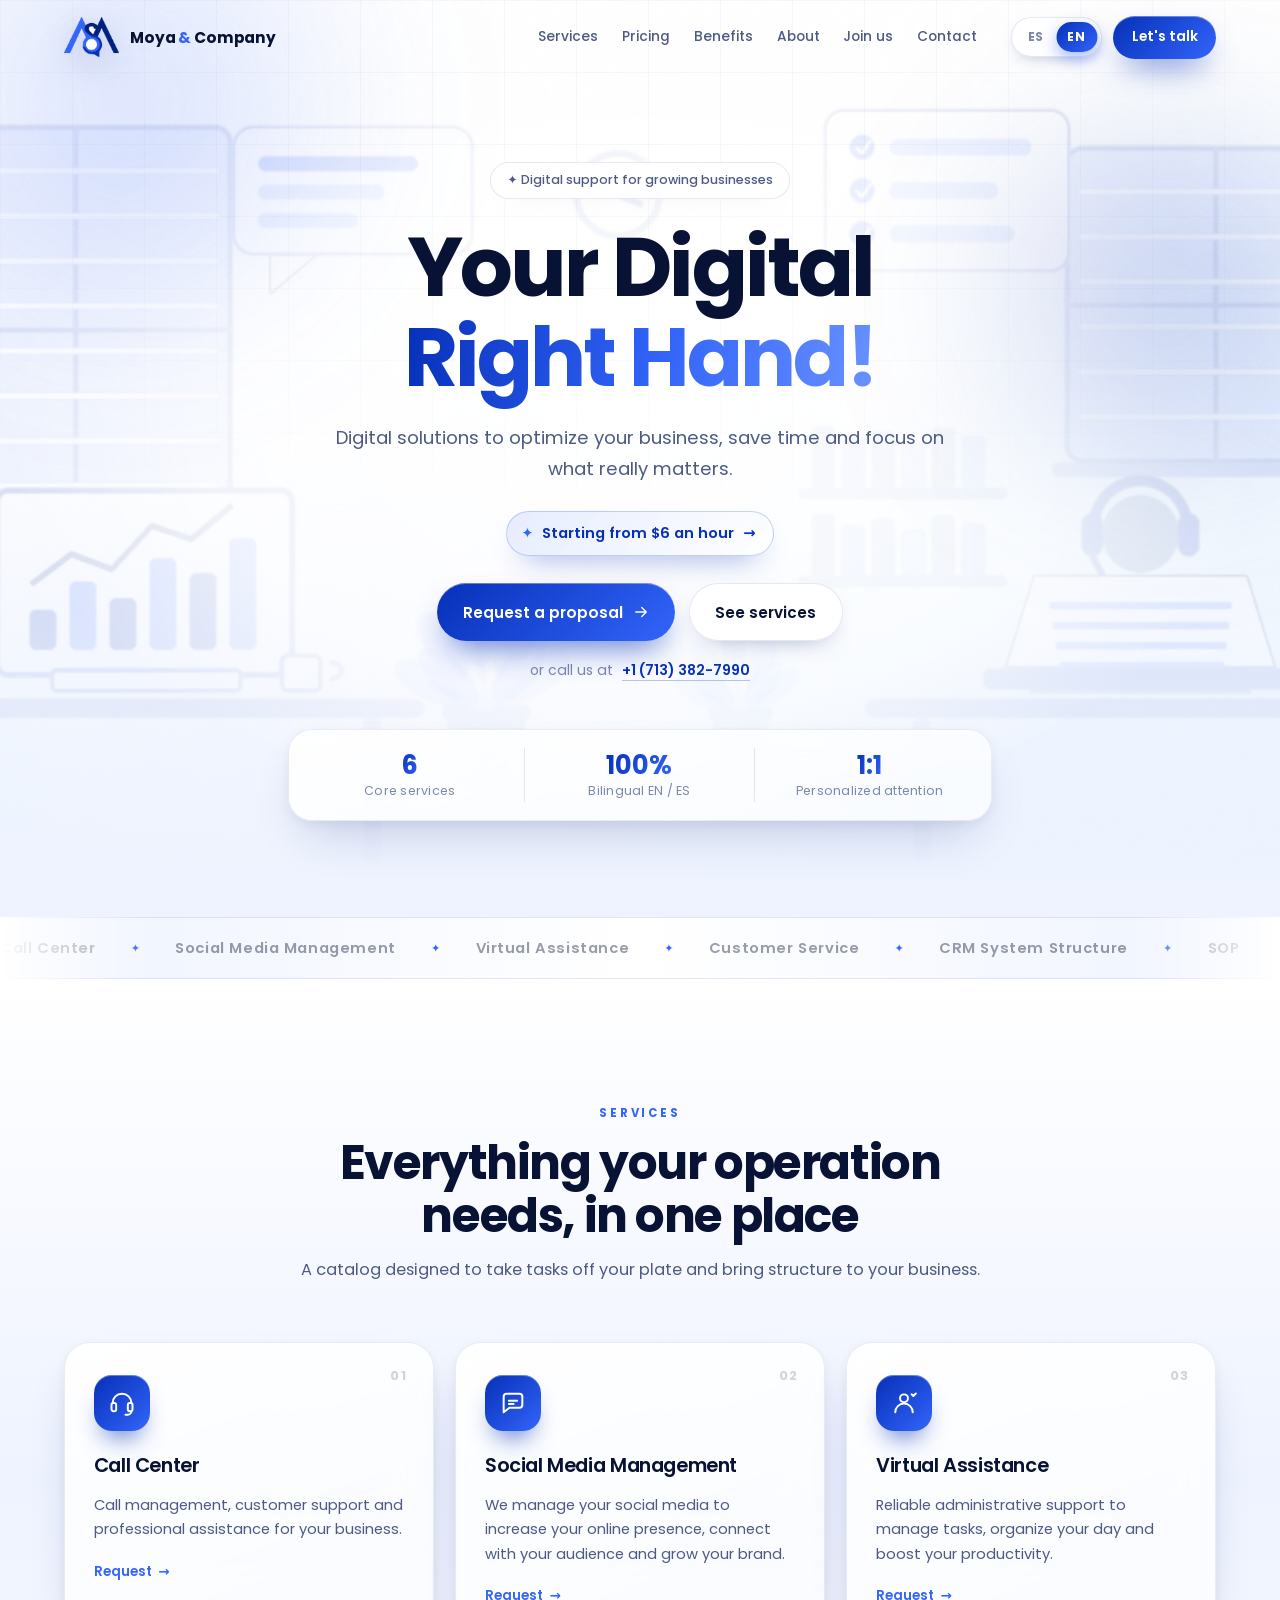
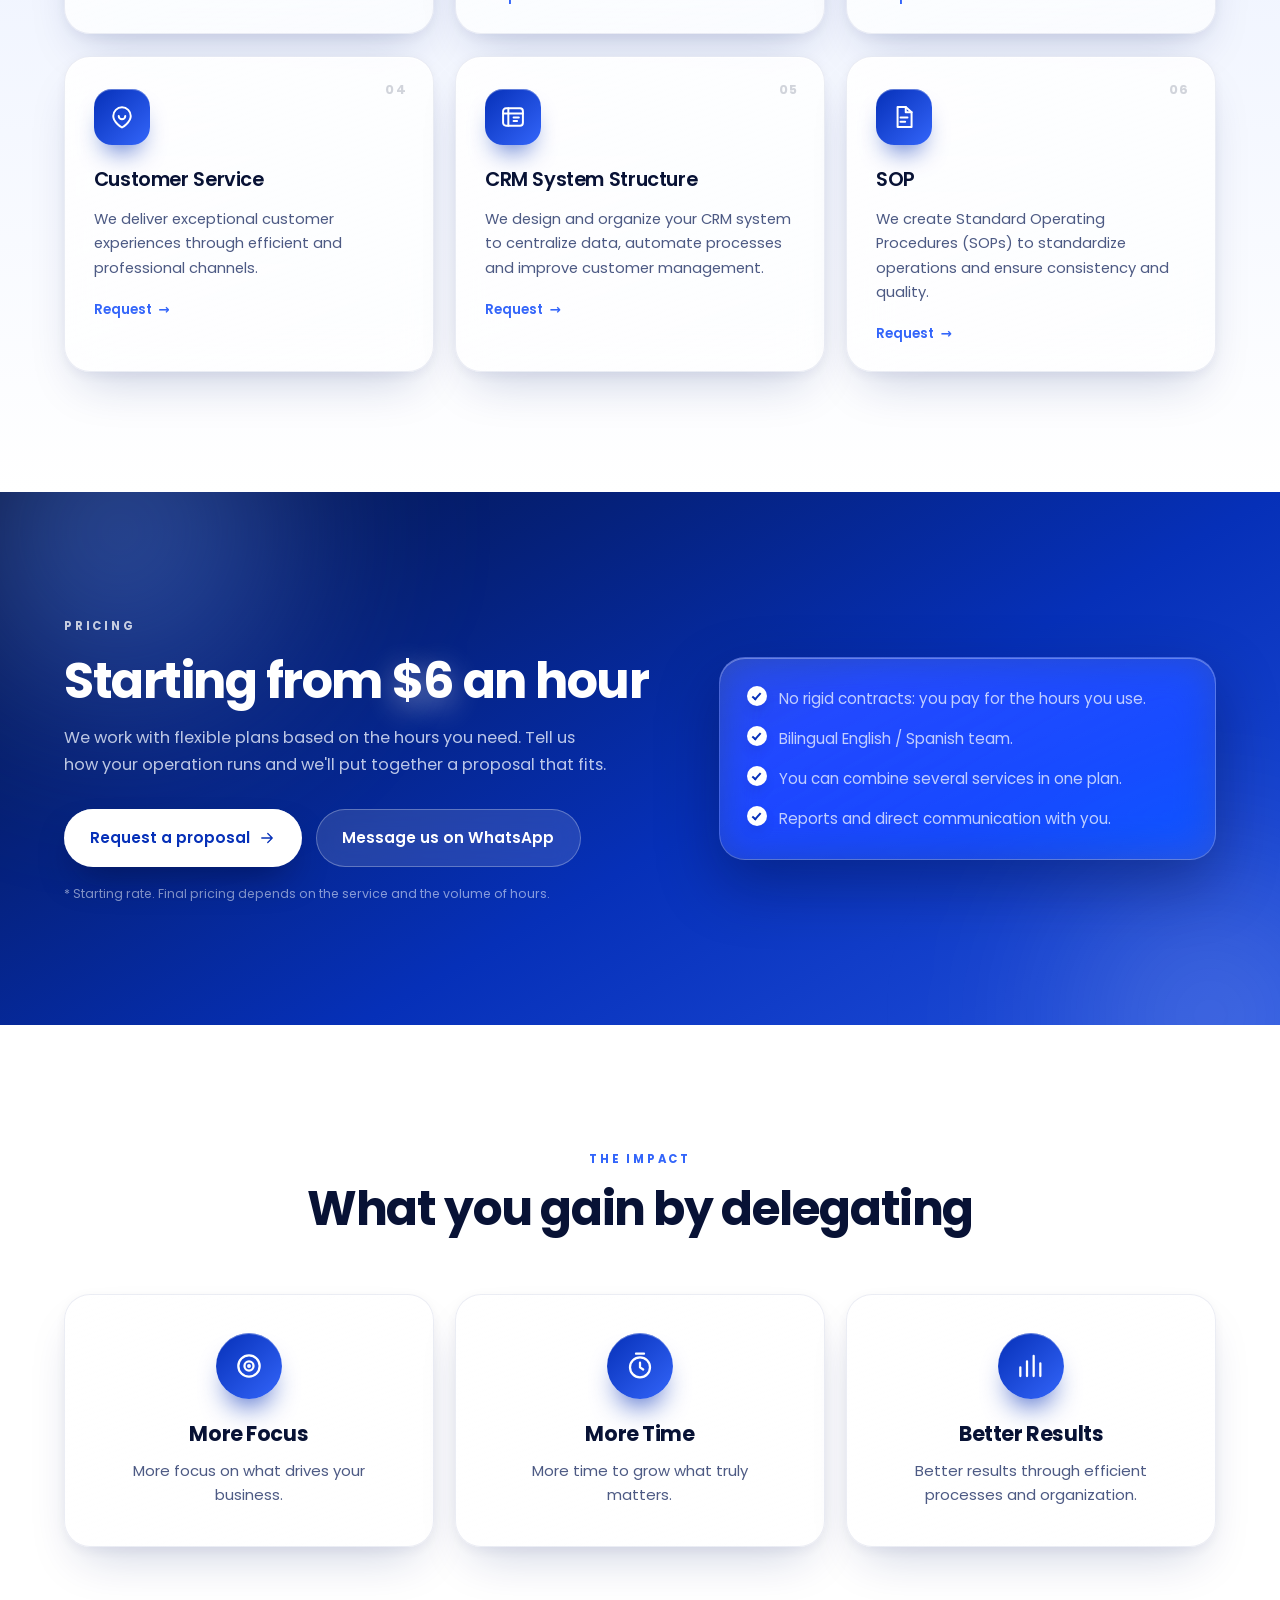
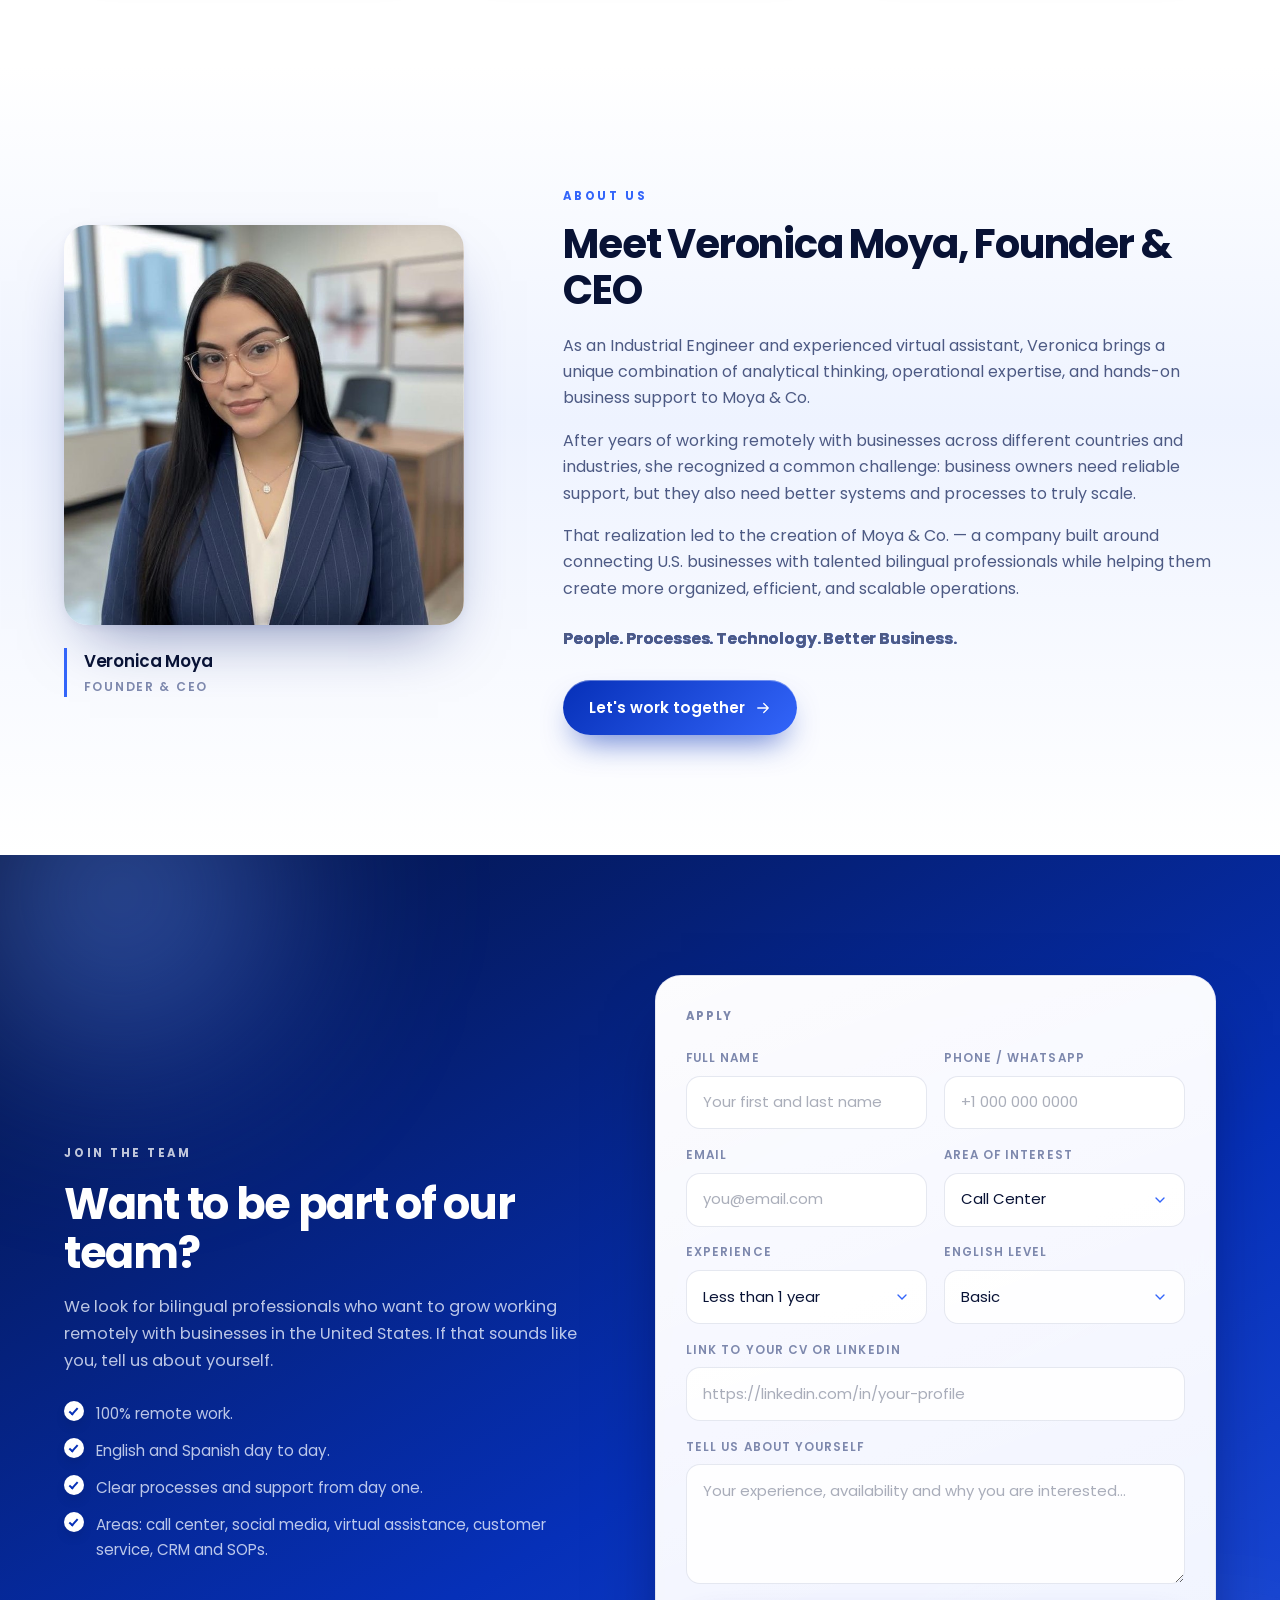
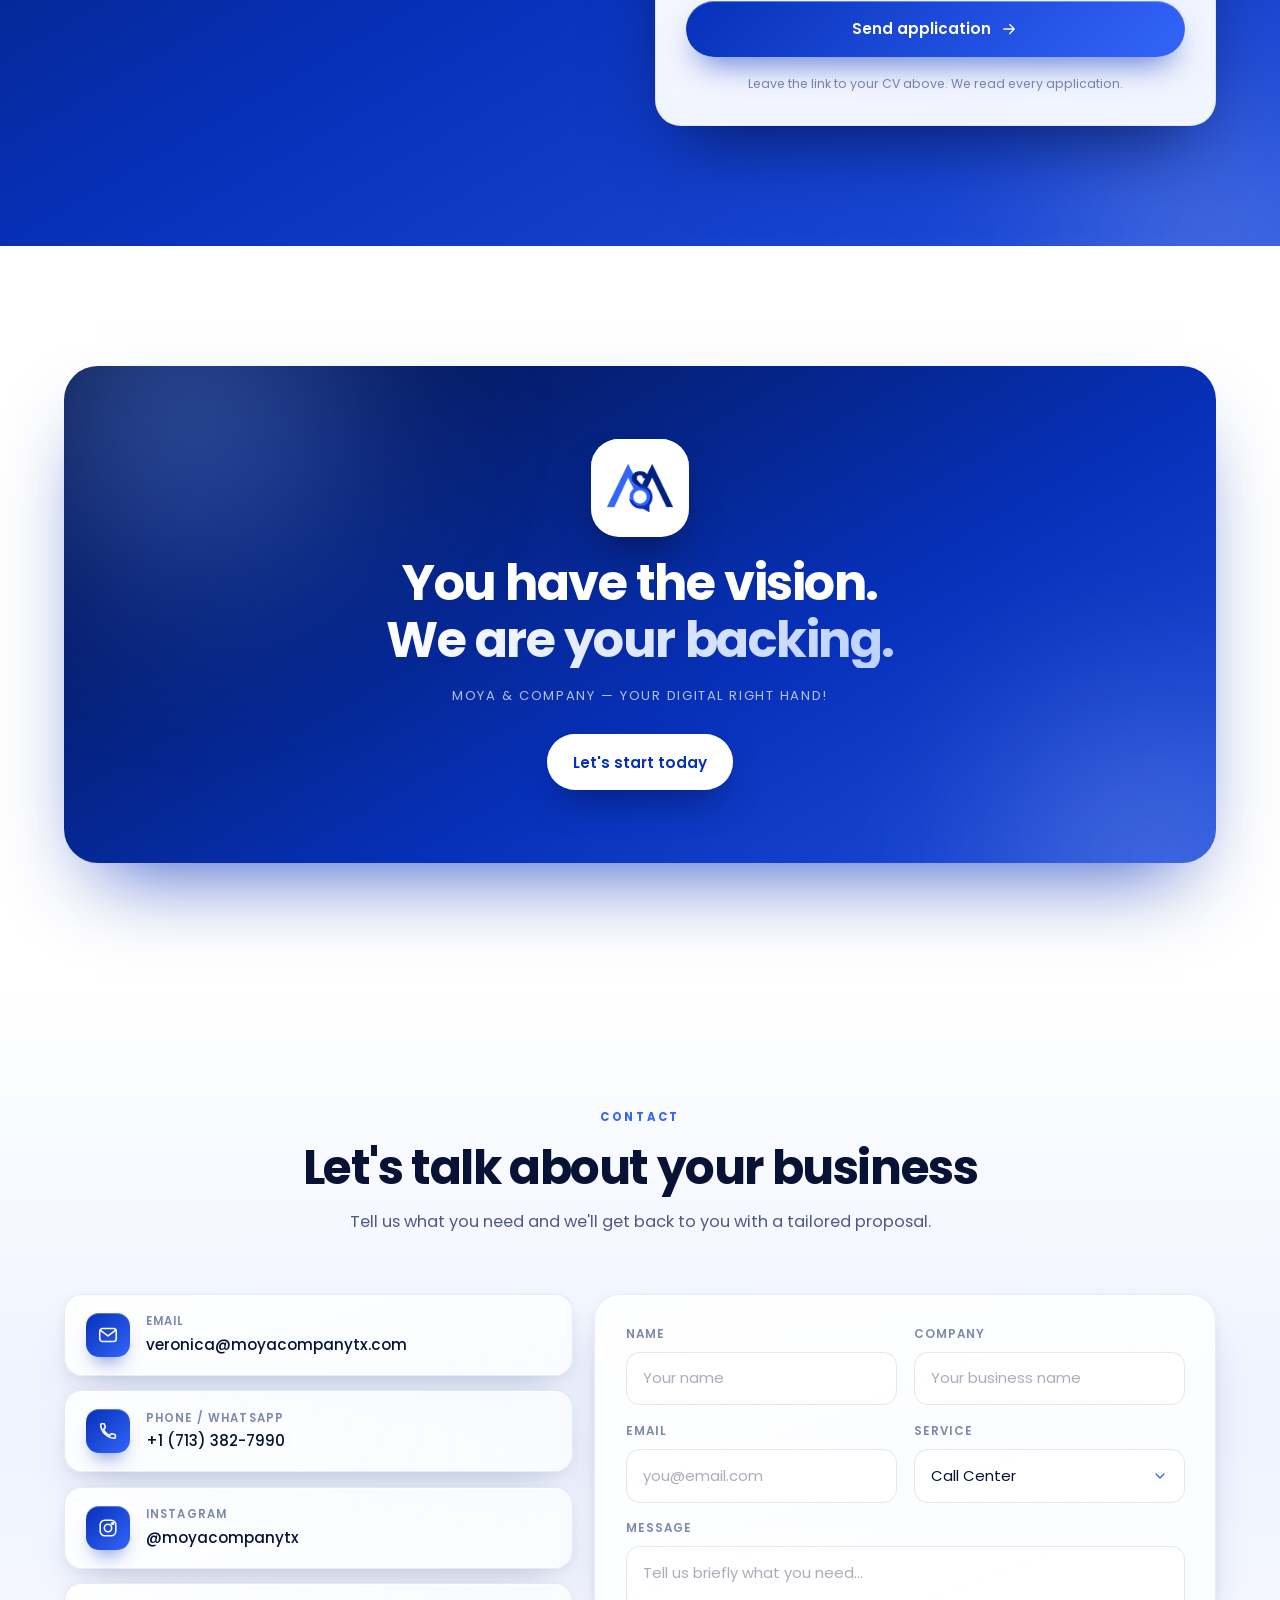
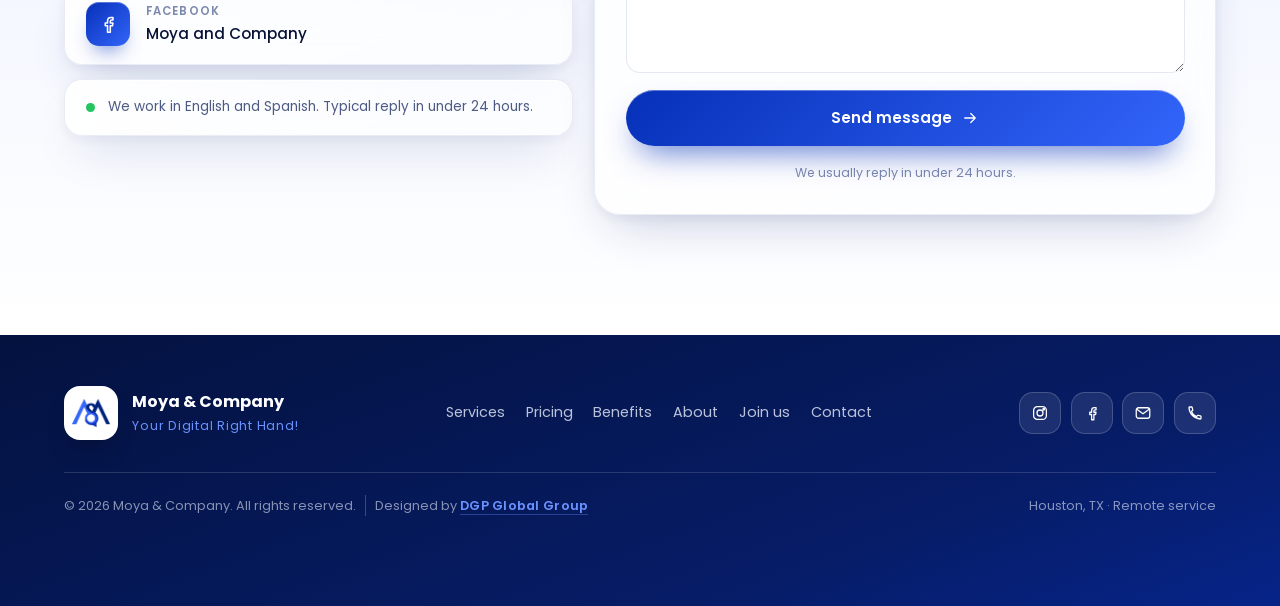
<file: index.html>
<!DOCTYPE html>
<html lang="es" data-lang="es">
<head>
<meta charset="UTF-8" />
<meta name="viewport" content="width=device-width, initial-scale=1, viewport-fit=cover" />
<title>Moya &amp; Company — Your Digital Right Hand!</title>
<meta name="description" data-i18n-attr="content" data-i18n="meta.description"
      content="Moya &amp; Company — Soluciones digitales para optimizar tu negocio, ahorrar tiempo y enfocarte en lo que realmente importa. Desde $6 la hora." />
<meta name="author" content="Moya &amp; Company" />
<meta name="theme-color" content="#ffffff" />
<link rel="canonical" href="https://moyacompany.com/" />

<!-- ===== Open Graph (Facebook, WhatsApp, LinkedIn, Instagram) ===== -->
<meta property="og:type" content="website" />
<meta property="og:site_name" content="Moya &amp; Company" />
<meta property="og:url" content="https://moyacompany.com/" />
<meta property="og:title" content="Moya &amp; Company — Your Digital Right Hand!" />
<meta property="og:description" content="Soluciones digitales para optimizar tu negocio, ahorrar tiempo y enfocarte en lo que realmente importa. Call center, redes sociales, asistencia virtual, customer service, CRM y SOPs desde $6 la hora." />
<meta property="og:image" content="https://moyacompany.com/assets/img/og-image.jpg" />
<meta property="og:image:secure_url" content="https://moyacompany.com/assets/img/og-image.jpg" />
<meta property="og:image:type" content="image/jpeg" />
<meta property="og:image:width" content="1200" />
<meta property="og:image:height" content="630" />
<meta property="og:image:alt" content="Moya &amp; Company — Your Digital Right Hand! Desde $6 la hora." />
<meta property="og:locale" content="es_ES" />
<meta property="og:locale:alternate" content="en_US" />

<!-- ===== Twitter / X Card ===== -->
<meta name="twitter:card" content="summary_large_image" />
<meta name="twitter:title" content="Moya &amp; Company — Your Digital Right Hand!" />
<meta name="twitter:description" content="Soluciones digitales para optimizar tu negocio, ahorrar tiempo y enfocarte en lo que realmente importa. Desde $6 la hora." />
<meta name="twitter:image" content="https://moyacompany.com/assets/img/og-image.jpg" />
<meta name="twitter:image:alt" content="Moya &amp; Company — Your Digital Right Hand! Desde $6 la hora." />

<link rel="icon" href="assets/img/favicon.png" type="image/png" />
<link rel="apple-touch-icon" href="assets/img/favicon.png" />

<link rel="preconnect" href="https://fonts.googleapis.com" />
<link rel="preconnect" href="https://fonts.gstatic.com" crossorigin />
<link href="https://fonts.googleapis.com/css2?family=Poppins:wght@300;400;500;600;700;800&display=swap" rel="stylesheet" />
<link rel="stylesheet" href="assets/css/styles.css" />

<script type="application/ld+json">
{
  "@context": "https://schema.org",
  "@type": "ProfessionalService",
  "name": "Moya & Company",
  "slogan": "Your Digital Right Hand!",
  "description": "Soluciones digitales para optimizar tu negocio: call center, social media management, asistencia virtual, customer service, estructura de CRM y SOPs.",
  "url": "https://moyacompany.com/",
  "logo": "https://moyacompany.com/assets/img/logo.png",
  "image": "https://moyacompany.com/assets/img/og-image.jpg",
  "email": "veronica@moyacompanytx.com",
  "telephone": "+1-713-382-7990",
  "priceRange": "$6+",
  "address": { "@type": "PostalAddress", "addressLocality": "Houston", "addressRegion": "TX", "addressCountry": "US" },
  "availableLanguage": ["es", "en"],
  "sameAs": [
    "https://instagram.com/moyacompanytx",
    "https://www.facebook.com/moyaandcompany"
  ],
  "hasOfferCatalog": {
    "@type": "OfferCatalog",
    "name": "Servicios",
    "itemListElement": [
      { "@type": "Offer", "itemOffered": { "@type": "Service", "name": "Call Center" } },
      { "@type": "Offer", "itemOffered": { "@type": "Service", "name": "Social Media Management" } },
      { "@type": "Offer", "itemOffered": { "@type": "Service", "name": "Virtual Assistance" } },
      { "@type": "Offer", "itemOffered": { "@type": "Service", "name": "Customer Service" } },
      { "@type": "Offer", "itemOffered": { "@type": "Service", "name": "CRM System Structure" } },
      { "@type": "Offer", "itemOffered": { "@type": "Service", "name": "SOP" } }
    ]
  }
}
</script>
</head>
<body>

<!-- ============ SPLASH SCREEN ============ -->
<div class="splash" id="splash" role="status" aria-live="polite" aria-label="Loading">
  <div class="splash__aurora" aria-hidden="true"></div>
  <div class="splash__inner">
    <div class="splash__logoWrap">
      <span class="splash__glow" aria-hidden="true"></span>
      <img src="assets/img/logo.png" alt="Moya &amp; Company" class="splash__logo" />
    </div>
    <p class="splash__tag">Your Digital Right Hand!</p>
    <div class="splash__bar" aria-hidden="true"><i></i></div>
  </div>
</div>

<div class="spotlight" id="spotlight" aria-hidden="true"></div>

<!-- ============ HEADER ============ -->
<header class="header" id="header">
  <div class="container header__inner">
    <a class="brand" href="#top" aria-label="Moya &amp; Company">
      <img src="assets/img/logo-mark.png" alt="" class="brand__logo" />
      <span class="brand__text">Moya <span class="brand__amp">&amp;</span> Company</span>
    </a>

    <nav class="nav" id="nav" aria-label="Main">
      <a href="#services" data-i18n="nav.services">Servicios</a>
      <a href="#pricing" data-i18n="nav.pricing">Tarifas</a>
      <a href="#benefits" data-i18n="nav.benefits">Beneficios</a>
      <a href="#about" data-i18n="nav.about">Nosotros</a>
      <a href="#careers" data-i18n="nav.careers">Únete</a>
      <a href="#contact" data-i18n="nav.contact">Contacto</a>
    </nav>

    <div class="header__actions">
      <div class="lang" role="group" aria-label="Language / Idioma">
        <span class="lang__pill" id="langPill" aria-hidden="true"></span>
        <button type="button" class="lang__btn is-active" data-lang-set="es" aria-pressed="true">ES</button>
        <button type="button" class="lang__btn" data-lang-set="en" aria-pressed="false">EN</button>
      </div>
      <a class="btn btn--primary btn--sm header__cta" href="#contact" data-i18n="nav.cta">Hablemos</a>
      <button class="burger" id="burger" type="button" aria-label="Menu" aria-expanded="false" aria-controls="nav">
        <span></span><span></span><span></span>
      </button>
    </div>
  </div>
</header>

<main id="top">

  <!-- ============ HERO (claro) ============ -->
  <section class="hero">
    <div class="hero__bg" aria-hidden="true">
      <!-- FOTO DE FONDO: reemplazar assets/img/hero.jpg por la foto definitiva (1920x1100 aprox.) -->
      <img src="assets/img/hero.jpg" alt="" class="hero__photo" />
      <span class="hero__veil"></span>
      <span class="orb orb--1"></span>
      <span class="orb orb--2"></span>
      <span class="hero__grid"></span>
    </div>

    <div class="container hero__inner">
      <span class="chip reveal" data-i18n="hero.chip">✦ Soporte digital para negocios que crecen</span>

      <h1 class="hero__title reveal" data-delay="1">
        <span class="hero__title-line" data-i18n="hero.title1">Your Digital</span>
        <span class="hero__title-line grad" data-i18n="hero.title2">Right Hand!</span>
      </h1>

      <p class="hero__sub reveal" data-delay="2" data-i18n="hero.sub">
        Soluciones digitales para optimizar tu negocio, ahorrar tiempo y enfocarte en lo que realmente importa.
      </p>

      <a class="price-badge reveal" data-delay="2" href="#pricing">
        <span class="price-badge__star" aria-hidden="true">✦</span>
        <span data-i18n="price.badge">Desde $6 la hora</span>
        <em aria-hidden="true">→</em>
      </a>

      <div class="hero__cta reveal" data-delay="3">
        <a class="btn btn--primary" href="#contact">
          <span data-i18n="hero.cta1">Solicitar propuesta</span>
          <svg viewBox="0 0 24 24" class="btn__ico" aria-hidden="true"><path d="M5 12h14M13 6l6 6-6 6" /></svg>
        </a>
        <a class="btn btn--ghost" href="#services" data-i18n="hero.cta2">Ver servicios</a>
      </div>

      <p class="hero__call reveal" data-delay="3">
        <span data-i18n="hero.call">o llámanos al</span>
        <a href="tel:+17133827990">+1 (713) 382-7990</a>
      </p>

      <ul class="hero__meta glass reveal" data-delay="4">
        <li><strong data-i18n="hero.m1n">6</strong><span data-i18n="hero.m1l">Servicios clave</span></li>
        <li><strong data-i18n="hero.m2n">100%</strong><span data-i18n="hero.m2l">Bilingüe ES / EN</span></li>
        <li><strong data-i18n="hero.m3n">1:1</strong><span data-i18n="hero.m3l">Atención personalizada</span></li>
      </ul>
    </div>
  </section>

  <!-- ============ MARQUEE ============ -->
  <div class="marquee" aria-hidden="true">
    <div class="marquee__track" id="marqueeTrack">
      <span>Call Center</span><i>✦</i><span>Social Media Management</span><i>✦</i>
      <span>Virtual Assistance</span><i>✦</i><span>Customer Service</span><i>✦</i>
      <span>CRM System Structure</span><i>✦</i><span>SOP</span><i>✦</i>
    </div>
  </div>

  <!-- ============ SERVICIOS (blanco) ============ -->
  <section class="section section--soft" id="services">
    <div class="container">
      <header class="section__head reveal">
        <span class="eyebrow" data-i18n="services.eyebrow">Servicios</span>
        <h2 class="section__title" data-i18n="services.title">Todo lo que tu operación necesita, en un solo lugar</h2>
        <p class="section__sub" data-i18n="services.sub">Un catálogo diseñado para quitarte tareas de encima y darle estructura a tu negocio.</p>
      </header>

      <div class="cards">
        <article class="card glass tilt reveal" data-delay="1">
          <span class="card__num">01</span>
          <div class="card__ico">
            <svg viewBox="0 0 24 24" aria-hidden="true"><path d="M4 12a8 8 0 0 1 16 0"/><rect x="3" y="12" width="4" height="7" rx="1.6"/><rect x="17" y="12" width="4" height="7" rx="1.6"/><path d="M20 19a3 3 0 0 1-3 3h-2"/></svg>
          </div>
          <h3 class="card__title" data-i18n="svc.1.t">Call Center</h3>
          <p class="card__text" data-i18n="svc.1.d">Gestión de llamadas, atención al cliente y asistencia profesional para tu negocio.</p>
          <a class="card__link" href="#contact"><span data-i18n="card.more">Solicitar</span> <em>→</em></a>
        </article>

        <article class="card glass tilt reveal" data-delay="2">
          <span class="card__num">02</span>
          <div class="card__ico">
            <svg viewBox="0 0 24 24" aria-hidden="true"><path d="M4 6.5A2.5 2.5 0 0 1 6.5 4h11A2.5 2.5 0 0 1 20 6.5v7a2.5 2.5 0 0 1-2.5 2.5H9l-5 4V6.5Z"/><path d="M8.5 10h7M8.5 12.8h4"/></svg>
          </div>
          <h3 class="card__title" data-i18n="svc.2.t">Social Media Management</h3>
          <p class="card__text" data-i18n="svc.2.d">Gestionamos tus redes sociales para aumentar tu presencia en línea, conectar con tu audiencia y hacer crecer tu marca.</p>
          <a class="card__link" href="#contact"><span data-i18n="card.more">Solicitar</span> <em>→</em></a>
        </article>

        <article class="card glass tilt reveal" data-delay="3">
          <span class="card__num">03</span>
          <div class="card__ico">
            <svg viewBox="0 0 24 24" aria-hidden="true"><circle cx="12" cy="8" r="3.4"/><path d="M4.5 20a7.5 7.5 0 0 1 15 0"/><path d="M18.5 4.5 20 6l2.2-2.2"/></svg>
          </div>
          <h3 class="card__title" data-i18n="svc.3.t">Virtual Assistance</h3>
          <p class="card__text" data-i18n="svc.3.d">Soporte administrativo confiable para gestionar tareas, organizar tu día y potenciar tu productividad.</p>
          <a class="card__link" href="#contact"><span data-i18n="card.more">Solicitar</span> <em>→</em></a>
        </article>

        <article class="card glass tilt reveal" data-delay="1">
          <span class="card__num">04</span>
          <div class="card__ico">
            <svg viewBox="0 0 24 24" aria-hidden="true"><path d="M12 21s7.5-4.3 7.5-9.8A7.5 7.5 0 0 0 12 3.7a7.5 7.5 0 0 0-7.5 7.5C4.5 16.7 12 21 12 21Z"/><path d="M9.2 11.2a2.8 2.8 0 0 0 5.6 0"/></svg>
          </div>
          <h3 class="card__title" data-i18n="svc.4.t">Customer Service</h3>
          <p class="card__text" data-i18n="svc.4.d">Entregamos experiencias excepcionales al cliente a través de canales eficientes y profesionales.</p>
          <a class="card__link" href="#contact"><span data-i18n="card.more">Solicitar</span> <em>→</em></a>
        </article>

        <article class="card glass tilt reveal" data-delay="2">
          <span class="card__num">05</span>
          <div class="card__ico">
            <svg viewBox="0 0 24 24" aria-hidden="true"><rect x="3.5" y="4.5" width="17" height="15" rx="2.5"/><path d="M3.5 9h17M8 4.5v15"/><path d="M12.5 12.5h4.5M12.5 15.5h3"/></svg>
          </div>
          <h3 class="card__title" data-i18n="svc.5.t">CRM System Structure</h3>
          <p class="card__text" data-i18n="svc.5.d">Diseñamos y organizamos tu sistema CRM para centralizar datos, automatizar procesos y mejorar la gestión de clientes.</p>
          <a class="card__link" href="#contact"><span data-i18n="card.more">Solicitar</span> <em>→</em></a>
        </article>

        <article class="card glass tilt reveal" data-delay="3">
          <span class="card__num">06</span>
          <div class="card__ico">
            <svg viewBox="0 0 24 24" aria-hidden="true"><path d="M6.5 3.5h7L18.5 8v12.5h-12V3.5Z"/><path d="M13.5 3.5V8h5"/><path d="M9 12.5h6M9 16h4"/></svg>
          </div>
          <h3 class="card__title" data-i18n="svc.6.t">SOP</h3>
          <p class="card__text" data-i18n="svc.6.d">Creamos Procedimientos Operativos Estándar (SOPs) para estandarizar las operaciones y garantizar consistencia y calidad.</p>
          <a class="card__link" href="#contact"><span data-i18n="card.more">Solicitar</span> <em>→</em></a>
        </article>
      </div>
    </div>
  </section>

  <!-- ============ TARIFAS (azul) ============ -->
  <section class="section section--dark on-dark" id="pricing">
    <div class="section__decor" aria-hidden="true">
      <span class="orb orb--d1"></span>
      <span class="orb orb--d2"></span>
    </div>
    <div class="container pricing">
      <div class="pricing__copy reveal">
        <span class="eyebrow" data-i18n="price.eyebrow">Tarifas</span>
        <h2 class="pricing__title">
          <span data-i18n="price.title.a">Desde</span>
          <span class="pricing__amount">$6</span>
          <span data-i18n="price.title.b">la hora</span>
        </h2>
        <p class="pricing__sub" data-i18n="price.sub">Trabajamos con planes flexibles según las horas que necesites. Cuéntanos cómo funciona tu operación y armamos una propuesta a tu medida.</p>
        <div class="pricing__cta">
          <a class="btn btn--white" href="#contact">
            <span data-i18n="price.cta">Solicitar propuesta</span>
            <svg viewBox="0 0 24 24" class="btn__ico" aria-hidden="true"><path d="M5 12h14M13 6l6 6-6 6"/></svg>
          </a>
          <a class="btn btn--ghost" href="https://wa.me/17133827990" target="_blank" rel="noopener" data-i18n="price.cta2">Escribir por WhatsApp</a>
        </div>
        <p class="pricing__note" data-i18n="price.note">* Tarifa inicial. El precio final depende del servicio y del volumen de horas.</p>
      </div>

      <ul class="pricing__list reveal" data-delay="2">
        <li><i class="tick" aria-hidden="true"></i><span data-i18n="price.f1">Sin contratos rígidos: pagas por las horas que usas.</span></li>
        <li><i class="tick" aria-hidden="true"></i><span data-i18n="price.f2">Equipo bilingüe español / inglés.</span></li>
        <li><i class="tick" aria-hidden="true"></i><span data-i18n="price.f3">Puedes combinar varios servicios en un mismo plan.</span></li>
        <li><i class="tick" aria-hidden="true"></i><span data-i18n="price.f4">Reportes y comunicación directa contigo.</span></li>
      </ul>
    </div>
  </section>

  <!-- ============ BENEFICIOS (gris claro) ============ -->
  <section class="section section--white" id="benefits">
    <div class="container">
      <header class="section__head reveal">
        <span class="eyebrow" data-i18n="ben.eyebrow">El impacto</span>
        <h2 class="section__title" data-i18n="ben.title">Lo que ganas al delegar</h2>
      </header>

      <div class="benefits">
        <article class="benefit glass reveal" data-delay="1">
          <div class="benefit__ico">
            <svg viewBox="0 0 24 24" aria-hidden="true"><circle cx="12" cy="12" r="8"/><circle cx="12" cy="12" r="3.4"/><circle cx="12" cy="12" r=".6" fill="currentColor"/></svg>
          </div>
          <h3 data-i18n="ben.1.t">More Focus</h3>
          <p data-i18n="ben.1.d">Más enfoque en lo que impulsa tu negocio.</p>
        </article>

        <article class="benefit glass reveal" data-delay="2">
          <div class="benefit__ico">
            <svg viewBox="0 0 24 24" aria-hidden="true"><circle cx="12" cy="13" r="7.5"/><path d="M12 9.5V13l2.4 1.6"/><path d="M9 2.8h6"/></svg>
          </div>
          <h3 data-i18n="ben.2.t">More Time</h3>
          <p data-i18n="ben.2.d">Más tiempo para crecer en lo que verdaderamente importa.</p>
        </article>

        <article class="benefit glass reveal" data-delay="3">
          <div class="benefit__ico">
            <svg viewBox="0 0 24 24" aria-hidden="true"><path d="M4 19.5V13m5 6.5V8.5m5 11V4.5m5 15V10"/></svg>
          </div>
          <h3 data-i18n="ben.3.t">Better Results</h3>
          <p data-i18n="ben.3.d">Mejores resultados a través de procesos eficientes y organización.</p>
        </article>
      </div>
    </div>
  </section>

  <!-- ============ NOSOTROS (gris claro) ============ -->
  <section class="section section--soft" id="about">
    <div class="container about">
      <figure class="about__media reveal">
        <img src="assets/img/veronica.jpg" alt="Veronica Moya, Founder &amp; CEO — Moya &amp; Company" width="760" height="760" loading="lazy" />
        <figcaption class="about__caption">
          <b>Veronica Moya</b>
          <em data-i18n="about.role">Fundadora y CEO</em>
        </figcaption>
      </figure>

      <div class="about__copy reveal" data-delay="2">
        <span class="eyebrow" data-i18n="about.eyebrow">Nosotros</span>
        <h2 class="about__title" data-i18n="about.title">Conoce a Veronica Moya, Fundadora y CEO</h2>
        <p data-i18n="about.p1">Ingeniera industrial y asistente virtual con amplia experiencia, Veronica aporta a Moya &amp; Co. una combinación única de pensamiento analítico, experiencia operativa y apoyo práctico para los negocios.</p>
        <p data-i18n="about.p2">Después de años trabajando de forma remota con empresas de distintos países e industrias, identificó un reto común: los dueños de negocio necesitan apoyo confiable, pero también necesitan mejores sistemas y procesos para escalar de verdad.</p>
        <p data-i18n="about.p3">De ahí nació Moya &amp; Co. — una empresa creada para conectar a negocios de Estados Unidos con profesionales bilingües talentosos, ayudándolos a construir operaciones más organizadas, eficientes y escalables.</p>
        <p class="about__motto" data-i18n="about.motto">Personas. Procesos. Tecnología. Mejores negocios.</p>
        <a class="btn btn--primary" href="#contact">
          <span data-i18n="about.cta">Trabajemos juntos</span>
          <svg viewBox="0 0 24 24" class="btn__ico" aria-hidden="true"><path d="M5 12h14M13 6l6 6-6 6"/></svg>
        </a>
      </div>
    </div>
  </section>

  <!-- ============ ÚNETE AL EQUIPO (azul) ============ -->
  <section class="section section--dark on-dark" id="careers">
    <div class="section__decor" aria-hidden="true">
      <span class="orb orb--d1"></span>
      <span class="orb orb--d2"></span>
    </div>
    <div class="container join">
      <div class="join__copy reveal">
        <span class="eyebrow" data-i18n="join.eyebrow">Únete al equipo</span>
        <h2 class="join__title" data-i18n="join.title">¿Quieres formar parte de nuestro equipo?</h2>
        <p class="join__sub" data-i18n="join.sub">Buscamos profesionales bilingües que quieran crecer trabajando de forma remota con negocios en Estados Unidos. Si te reconoces en esto, cuéntanos de ti.</p>
        <ul class="join__list">
          <li><i class="tick" aria-hidden="true"></i><span data-i18n="join.f1">Trabajo 100 % remoto.</span></li>
          <li><i class="tick" aria-hidden="true"></i><span data-i18n="join.f2">Español e inglés en el día a día.</span></li>
          <li><i class="tick" aria-hidden="true"></i><span data-i18n="join.f3">Procesos claros y acompañamiento desde el primer día.</span></li>
          <li><i class="tick" aria-hidden="true"></i><span data-i18n="join.f4">Áreas: call center, redes sociales, asistencia virtual, customer service, CRM y SOPs.</span></li>
        </ul>
      </div>

      <form class="form join__form glass on-light" id="careersForm" novalidate>
        <p class="join__form-title" data-i18n="join.form.title">Postúlate</p>

        <div class="form__row">
          <label class="field">
            <span data-i18n="join.name">Nombre completo</span>
            <input type="text" name="name" required autocomplete="name"
                   data-i18n-attr="placeholder" data-i18n="join.name.ph" placeholder="Tu nombre y apellido" />
          </label>
          <label class="field">
            <span data-i18n="join.phone">Teléfono / WhatsApp</span>
            <input type="tel" name="phone" autocomplete="tel" placeholder="+1 000 000 0000" />
          </label>
        </div>

        <div class="form__row">
          <label class="field">
            <span data-i18n="join.email">Email</span>
            <input type="email" name="email" required autocomplete="email" placeholder="you@email.com" />
          </label>
          <label class="field">
            <span data-i18n="join.area">Área de interés</span>
            <select name="area" id="areaSelect">
              <option value="Call Center">Call Center</option>
              <option value="Social Media Management">Social Media Management</option>
              <option value="Virtual Assistance">Virtual Assistance</option>
              <option value="Customer Service">Customer Service</option>
              <option value="CRM System Structure">CRM System Structure</option>
              <option value="SOP">SOP</option>
              <option value="Other" data-i18n="join.area.other">Otra</option>
            </select>
          </label>
        </div>

        <div class="form__row">
          <label class="field">
            <span data-i18n="join.exp">Experiencia</span>
            <select name="experience">
              <option value="0-1" data-i18n="join.exp.1">Menos de 1 año</option>
              <option value="1-3" data-i18n="join.exp.2">1 a 3 años</option>
              <option value="3-5" data-i18n="join.exp.3">3 a 5 años</option>
              <option value="5+" data-i18n="join.exp.4">Más de 5 años</option>
            </select>
          </label>
          <label class="field">
            <span data-i18n="join.english">Nivel de inglés</span>
            <select name="english">
              <option value="Basico" data-i18n="join.english.1">Básico</option>
              <option value="Intermedio" data-i18n="join.english.2">Intermedio</option>
              <option value="Avanzado" data-i18n="join.english.3">Avanzado</option>
              <option value="Nativo" data-i18n="join.english.4">Nativo / bilingüe</option>
            </select>
          </label>
        </div>

        <label class="field">
          <span data-i18n="join.cv">Enlace a tu CV o LinkedIn</span>
          <input type="url" name="cv" data-i18n-attr="placeholder" data-i18n="join.cv.ph"
                 placeholder="https://linkedin.com/in/tu-perfil" />
        </label>

        <label class="field">
          <span data-i18n="join.msg">Cuéntanos sobre ti</span>
          <textarea name="message" rows="3" required
                    data-i18n-attr="placeholder" data-i18n="join.msg.ph"
                    placeholder="Tu experiencia, disponibilidad y por qué te interesa…"></textarea>
        </label>

        <div class="trampa" aria-hidden="true">
          <label>No llenes esto<input type="text" name="trampa" tabindex="-1" autocomplete="off" /></label>
        </div>

        <button class="btn btn--primary btn--block" type="submit">
          <span data-i18n="join.send">Enviar postulación</span>
          <svg viewBox="0 0 24 24" class="btn__ico" aria-hidden="true"><path d="M5 12h14M13 6l6 6-6 6"/></svg>
        </button>
        <p class="form__estado" role="status" hidden></p>
        <p class="form__hint" data-i18n="join.hint">Deja el enlace a tu CV arriba. Revisamos cada postulación.</p>
      </form>
    </div>
  </section>

  <!-- ============ CIERRE (panel azul) ============ -->
  <section class="section section--white" id="closing">
    <div class="container">
      <div class="quote on-dark reveal">
        <div class="quote__decor" aria-hidden="true">
          <span class="orb orb--d1"></span>
          <span class="orb orb--d2"></span>
        </div>
        <span class="quote__plate"><img src="assets/img/logo-mark.png" alt="" /></span>
        <p class="quote__text">
          <span data-i18n="quote.a">Tienes la visión.</span>
          <span class="quote__accent" data-i18n="quote.b">Nosotros somos tu respaldo.</span>
        </p>
        <p class="quote__sub" data-i18n="quote.sub">Moya &amp; Company — Your Digital Right Hand!</p>
        <a class="btn btn--white" href="#contact" data-i18n="quote.cta">Empecemos hoy</a>
      </div>
    </div>
  </section>

  <!-- ============ CONTACTO (blanco) ============ -->
  <section class="section section--soft" id="contact">
    <div class="container">
      <header class="section__head reveal">
        <span class="eyebrow" data-i18n="contact.eyebrow">Contacto</span>
        <h2 class="section__title" data-i18n="contact.title">Hablemos de tu negocio</h2>
        <p class="section__sub" data-i18n="contact.sub">Cuéntanos qué necesitas y te respondemos con una propuesta a tu medida.</p>
      </header>

      <div class="contact">
        <div class="contact__side">
          <a class="ccard glass reveal" data-delay="1" href="mailto:veronica@moyacompanytx.com">
            <span class="ccard__ico"><svg viewBox="0 0 24 24" aria-hidden="true"><rect x="3" y="5" width="18" height="14" rx="3"/><path d="m3.8 7 8.2 6 8.2-6"/></svg></span>
            <span class="ccard__body">
              <b data-i18n="contact.email">Email</b>
              <span>veronica@moyacompanytx.com</span>
            </span>
          </a>

          <a class="ccard glass reveal" data-delay="2" href="tel:+17133827990">
            <span class="ccard__ico"><svg viewBox="0 0 24 24" aria-hidden="true"><path d="M4 5c0-.6.4-1 1-1h2.3c.5 0 .9.3 1 .8l.7 3c.1.4 0 .8-.4 1L7.2 10a12 12 0 0 0 6.8 6.8l1.2-1.4c.3-.3.7-.4 1.1-.3l3 .7c.4.1.7.5.7 1V19c0 .6-.4 1-1 1A16 16 0 0 1 4 5Z"/></svg></span>
            <span class="ccard__body">
              <b data-i18n="contact.phone">Teléfono / WhatsApp</b>
              <span>+1 (713) 382-7990</span>
            </span>
          </a>

          <a class="ccard glass reveal" data-delay="3" href="https://instagram.com/moyacompanytx" target="_blank" rel="noopener">
            <span class="ccard__ico"><svg viewBox="0 0 24 24" aria-hidden="true"><rect x="3.5" y="3.5" width="17" height="17" rx="5"/><circle cx="12" cy="12" r="4"/><circle cx="17" cy="7" r="1.1" fill="currentColor"/></svg></span>
            <span class="ccard__body">
              <b>Instagram</b>
              <span>@moyacompanytx</span>
            </span>
          </a>

          <!-- NOTA: verificar la URL exacta de la página de Facebook antes de publicar. -->
          <a class="ccard glass reveal" data-delay="4" href="https://www.facebook.com/moyaandcompany" target="_blank" rel="noopener">
            <span class="ccard__ico"><svg viewBox="0 0 24 24" aria-hidden="true"><path d="M14.5 21v-7h2.4l.4-3h-2.8V9.2c0-.9.3-1.5 1.6-1.5h1.3V5c-.3 0-1.2-.1-2.2-.1-2.2 0-3.7 1.3-3.7 3.8V11H9v3h2.5v7h3Z"/></svg></span>
            <span class="ccard__body">
              <b>Facebook</b>
              <span>Moya and Company</span>
            </span>
          </a>

          <div class="hours glass reveal" data-delay="4">
            <span class="dot-live" aria-hidden="true"></span>
            <p data-i18n="contact.note">Atendemos en español e inglés. Respuesta típica en menos de 24 horas.</p>
          </div>
        </div>

        <form class="form glass reveal" data-delay="2" id="contactForm" novalidate>
          <div class="form__row">
            <label class="field">
              <span data-i18n="form.name">Nombre</span>
              <input type="text" name="name" required autocomplete="name"
                     data-i18n-attr="placeholder" data-i18n="form.name.ph" placeholder="Tu nombre" />
            </label>
            <label class="field">
              <span data-i18n="form.company">Empresa</span>
              <input type="text" name="company" autocomplete="organization"
                     data-i18n-attr="placeholder" data-i18n="form.company.ph" placeholder="Nombre de tu negocio" />
            </label>
          </div>

          <div class="form__row">
            <label class="field">
              <span data-i18n="form.email">Email</span>
              <input type="email" name="email" required autocomplete="email" placeholder="you@email.com" />
            </label>
            <label class="field">
              <span data-i18n="form.service">Servicio</span>
              <select name="service" id="serviceSelect">
                <option value="Call Center">Call Center</option>
                <option value="Social Media Management">Social Media Management</option>
                <option value="Virtual Assistance">Virtual Assistance</option>
                <option value="Customer Service">Customer Service</option>
                <option value="CRM System Structure">CRM System Structure</option>
                <option value="SOP">SOP</option>
                <option value="Other" data-i18n="form.other">Otro</option>
              </select>
            </label>
          </div>

          <label class="field">
            <span data-i18n="form.msg">Mensaje</span>
            <textarea name="message" rows="4" required
                      data-i18n-attr="placeholder" data-i18n="form.msg.ph"
                      placeholder="Cuéntanos brevemente qué necesitas…"></textarea>
          </label>

          <div class="trampa" aria-hidden="true">
            <label>No llenes esto<input type="text" name="trampa" tabindex="-1" autocomplete="off" /></label>
          </div>

          <button class="btn btn--primary btn--block" type="submit">
            <span data-i18n="form.send">Enviar mensaje</span>
            <svg viewBox="0 0 24 24" class="btn__ico" aria-hidden="true"><path d="M5 12h14M13 6l6 6-6 6"/></svg>
          </button>
          <p class="form__estado" role="status" hidden></p>
          <p class="form__hint" data-i18n="form.hint">Respondemos normalmente en menos de 24 horas.</p>
        </form>
      </div>
    </div>
  </section>
</main>

<!-- ============ FOOTER (azul profundo) ============ -->
<footer class="footer on-dark">
  <div class="container footer__inner">
    <div class="footer__brand">
      <span class="footer__plate"><img src="assets/img/logo-mark.png" alt="" /></span>
      <div>
        <p class="footer__name">Moya &amp; Company</p>
        <p class="footer__tag">Your Digital Right Hand!</p>
      </div>
    </div>

    <nav class="footer__nav" aria-label="Footer">
      <a href="#services" data-i18n="nav.services">Servicios</a>
      <a href="#pricing" data-i18n="nav.pricing">Tarifas</a>
      <a href="#benefits" data-i18n="nav.benefits">Beneficios</a>
      <a href="#about" data-i18n="nav.about">Nosotros</a>
      <a href="#careers" data-i18n="nav.careers">Únete</a>
      <a href="#contact" data-i18n="nav.contact">Contacto</a>
    </nav>

    <div class="footer__social">
      <a href="https://instagram.com/moyacompanytx" target="_blank" rel="noopener" aria-label="Instagram">
        <svg viewBox="0 0 24 24" aria-hidden="true"><rect x="3.5" y="3.5" width="17" height="17" rx="5"/><circle cx="12" cy="12" r="4"/><circle cx="17" cy="7" r="1.1" fill="currentColor"/></svg>
      </a>
      <a href="https://www.facebook.com/moyaandcompany" target="_blank" rel="noopener" aria-label="Facebook">
        <svg viewBox="0 0 24 24" aria-hidden="true"><path d="M14.5 21v-7h2.4l.4-3h-2.8V9.2c0-.9.3-1.5 1.6-1.5h1.3V5c-.3 0-1.2-.1-2.2-.1-2.2 0-3.7 1.3-3.7 3.8V11H9v3h2.5v7h3Z"/></svg>
      </a>
      <a href="mailto:veronica@moyacompanytx.com" aria-label="Email">
        <svg viewBox="0 0 24 24" aria-hidden="true"><rect x="3" y="5" width="18" height="14" rx="3"/><path d="m3.8 7 8.2 6 8.2-6"/></svg>
      </a>
      <a href="tel:+17133827990" aria-label="Phone">
        <svg viewBox="0 0 24 24" aria-hidden="true"><path d="M4 5c0-.6.4-1 1-1h2.3c.5 0 .9.3 1 .8l.7 3c.1.4 0 .8-.4 1L7.2 10a12 12 0 0 0 6.8 6.8l1.2-1.4c.3-.3.7-.4 1.1-.3l3 .7c.4.1.7.5.7 1V19c0 .6-.4 1-1 1A16 16 0 0 1 4 5Z"/></svg>
      </a>
    </div>
  </div>
  <div class="container footer__bottom">
    <p>© <span id="year">2026</span> Moya &amp; Company. <span data-i18n="footer.rights">Todos los derechos reservados.</span>
       <span class="footer__by"><span data-i18n="footer.by">Diseñado por</span>
         <a href="https://dgpglobalgroup.com" target="_blank" rel="noopener">DGP Global Group</a></span></p>
    <p class="footer__loc">Houston, TX · <span data-i18n="footer.remote">Servicio remoto</span></p>
  </div>
</footer>

<a class="fab" href="https://wa.me/17133827990" target="_blank" rel="noopener" aria-label="WhatsApp">
  <span class="fab__ring" aria-hidden="true"></span>
  <svg class="fab__ico" viewBox="0 0 24 24" aria-hidden="true">
    <path d="M17.472 14.382c-.297-.149-1.758-.867-2.03-.967-.273-.099-.471-.148-.67.15-.197.297-.767.966-.94 1.164-.173.199-.347.223-.644.075-.297-.15-1.255-.463-2.39-1.475-.883-.788-1.48-1.761-1.653-2.059-.173-.297-.018-.458.13-.606.134-.133.298-.347.446-.52.149-.174.198-.298.298-.497.099-.198.05-.371-.025-.52-.075-.149-.669-1.612-.916-2.207-.242-.579-.487-.5-.669-.51-.173-.008-.371-.01-.57-.01-.198 0-.52.074-.792.372-.272.297-1.04 1.016-1.04 2.479 0 1.462 1.065 2.875 1.213 3.074.149.198 2.096 3.2 5.077 4.487.709.306 1.262.489 1.694.625.712.227 1.36.195 1.871.118.571-.085 1.758-.719 2.006-1.413.248-.694.248-1.289.173-1.413-.074-.124-.272-.198-.57-.347M12.05 21.785h-.004a9.87 9.87 0 0 1-5.031-1.378l-.361-.214-3.741.982.998-3.648-.235-.374a9.86 9.86 0 0 1-1.51-5.26c.001-5.45 4.436-9.884 9.888-9.884 2.64 0 5.122 1.03 6.988 2.898a9.825 9.825 0 0 1 2.893 6.994c-.003 5.45-4.437 9.884-9.885 9.884M20.463 3.488A11.815 11.815 0 0 0 12.05 0C5.495 0 .16 5.335.157 11.892c0 2.096.547 4.142 1.588 5.945L.057 24l6.305-1.654a11.882 11.882 0 0 0 5.683 1.448h.005c6.554 0 11.89-5.335 11.893-11.893a11.821 11.821 0 0 0-3.48-8.413"/>
  </svg>
  <span class="fab__label" data-i18n="fab.label">Escríbenos</span>
</a>

<script src="assets/js/supabase-config.js"></script>
<script src="assets/js/analytics.js" defer></script>
<script src="assets/js/i18n.js"></script>
<script src="assets/js/main.js"></script>
</body>
</html>
</file>
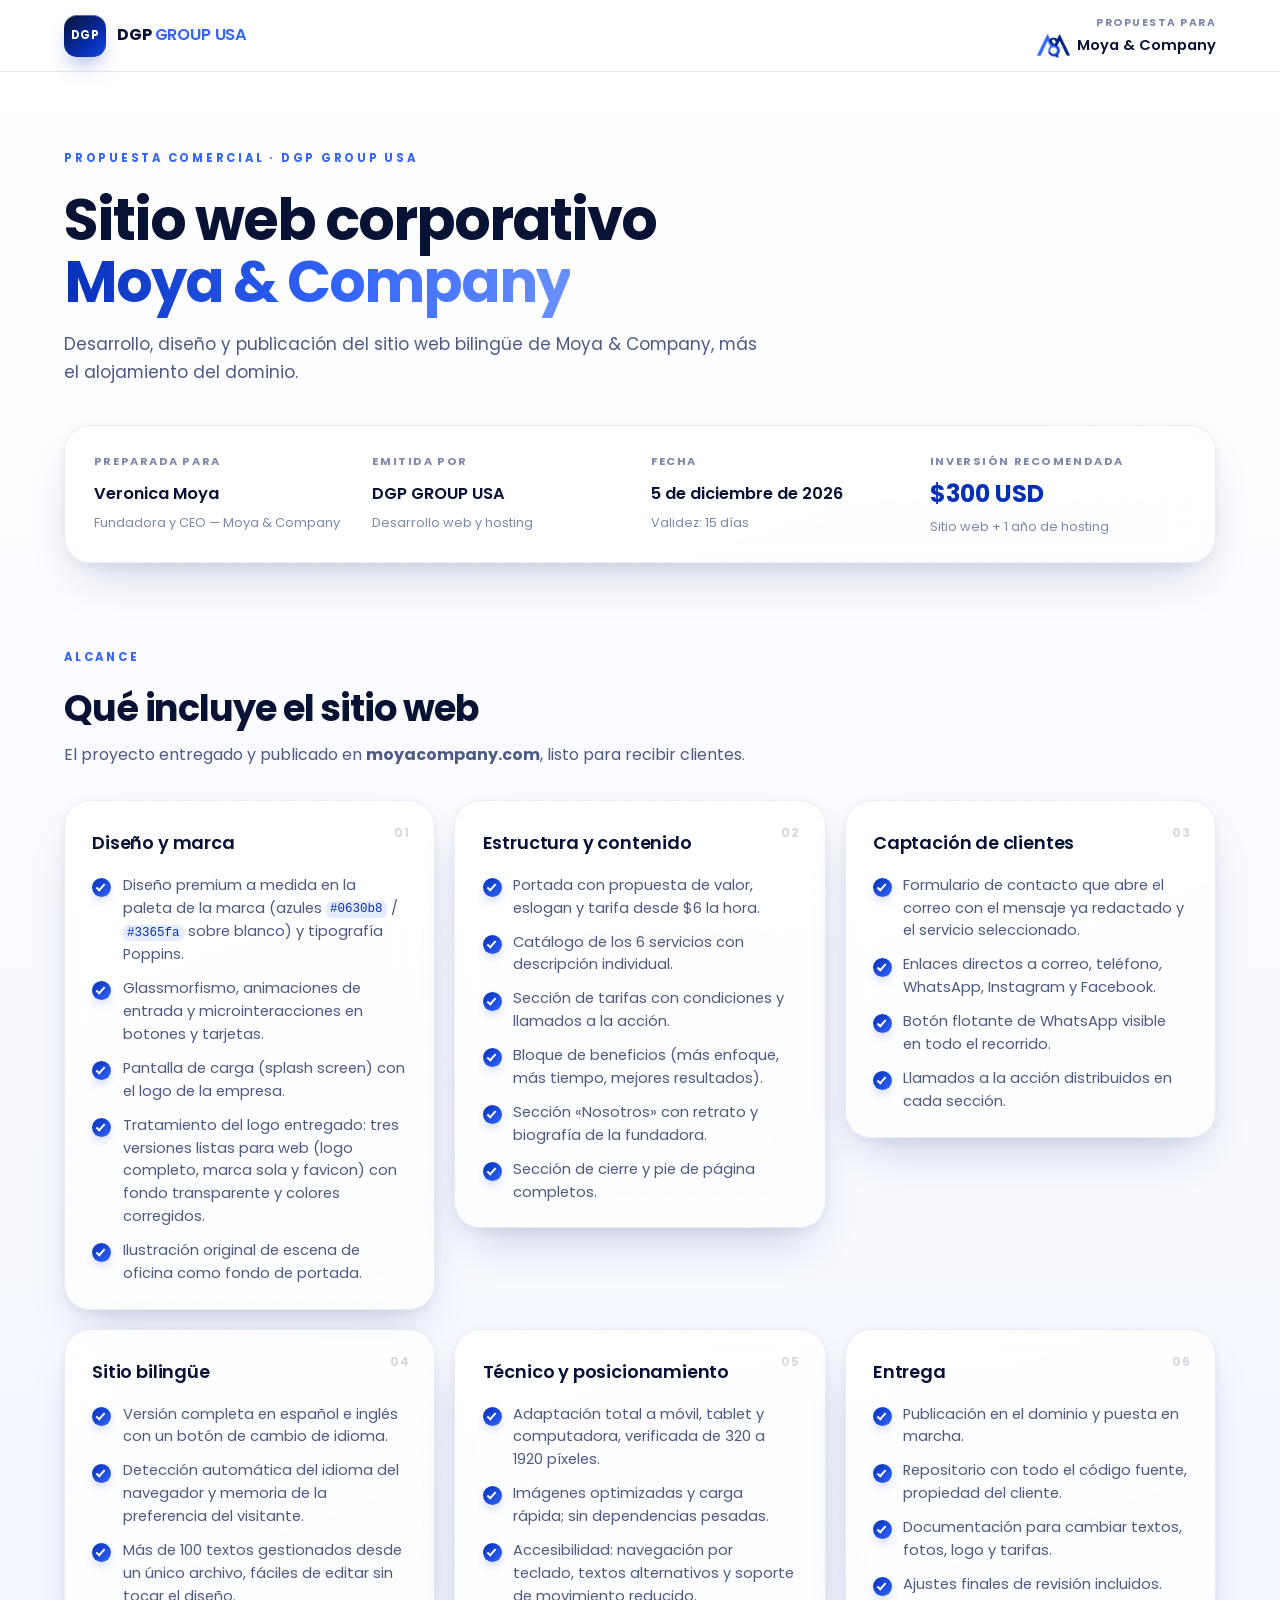
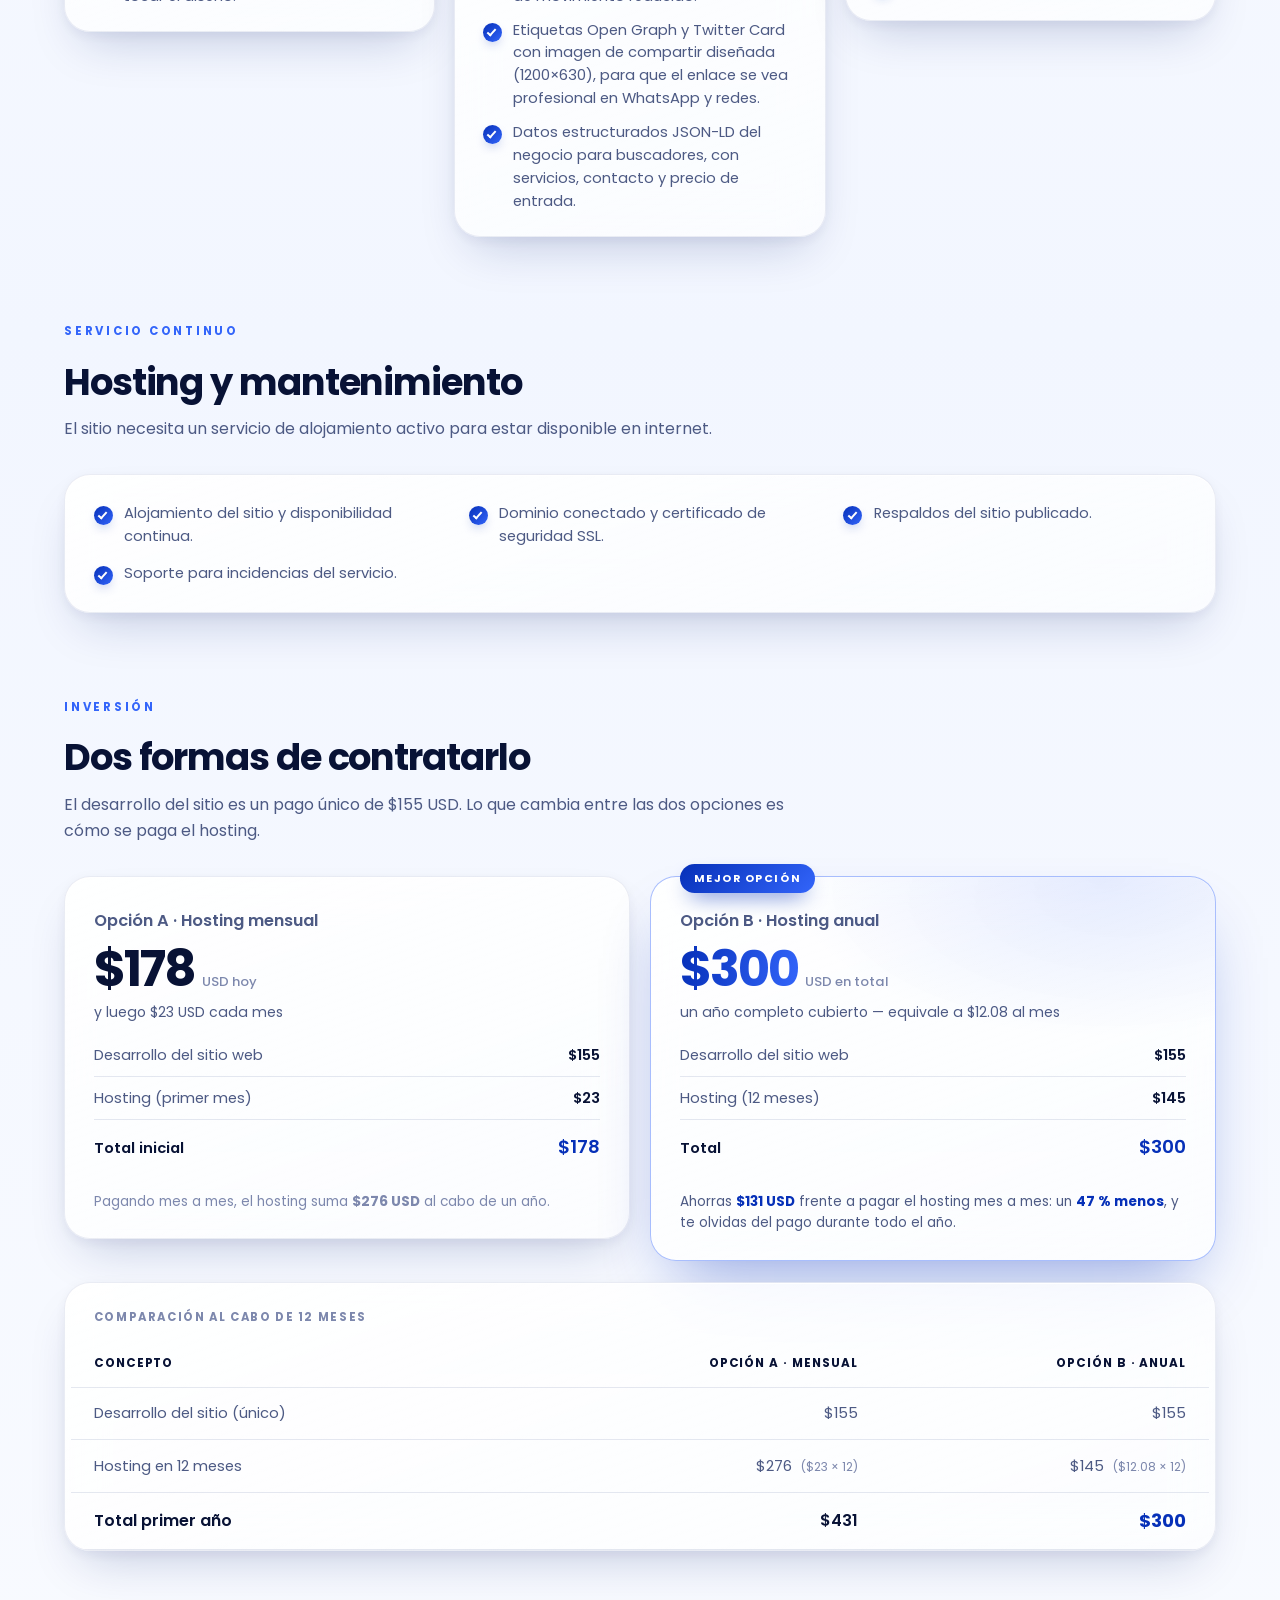
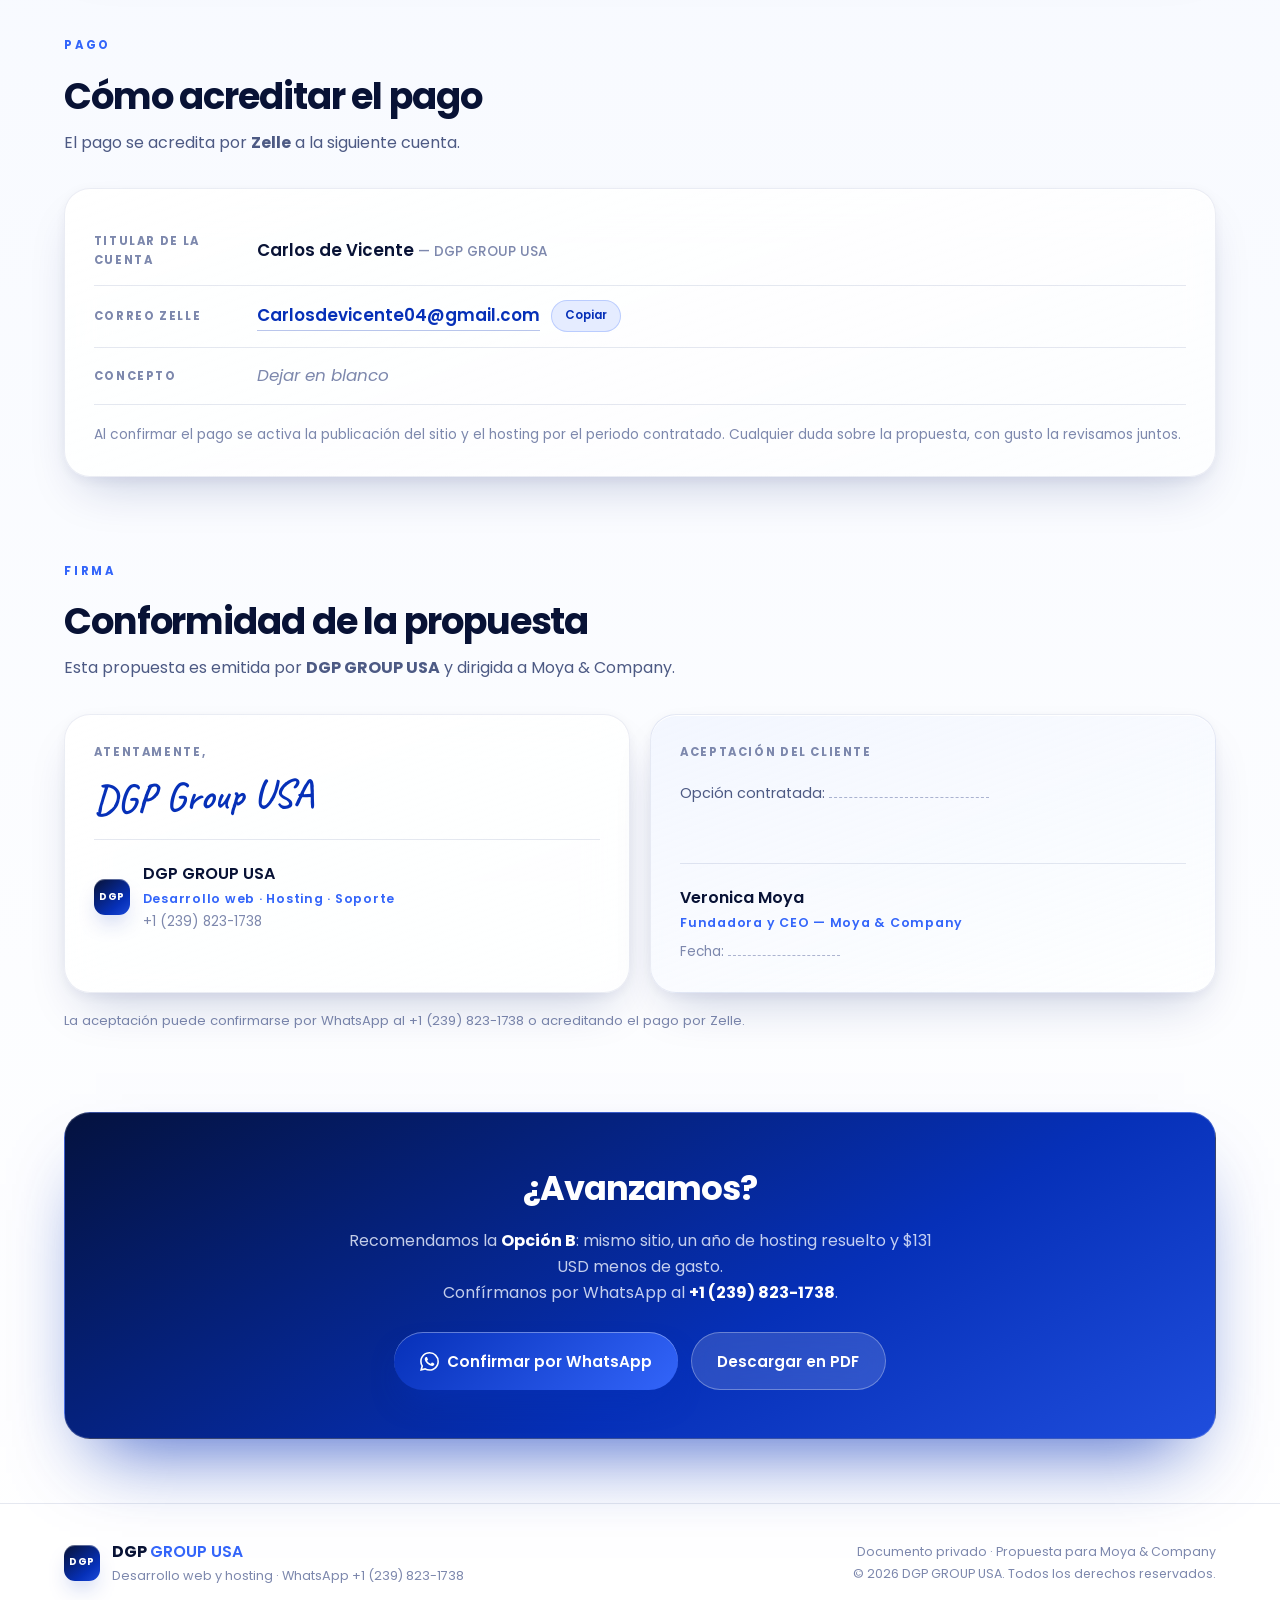
<file: propuesta.html>
<!DOCTYPE html>
<html lang="es">
<head>
<meta charset="UTF-8" />
<meta name="viewport" content="width=device-width, initial-scale=1, viewport-fit=cover" />
<title>Propuesta — Moya &amp; Company</title>
<meta name="description" content="Propuesta de desarrollo web y hosting para Moya & Company." />
<meta name="robots" content="noindex, nofollow" />
<meta name="theme-color" content="#ffffff" />

<link rel="icon" href="assets/img/favicon.png" type="image/png" />
<link rel="preconnect" href="https://fonts.googleapis.com" />
<link rel="preconnect" href="https://fonts.gstatic.com" crossorigin />
<link href="https://fonts.googleapis.com/css2?family=Poppins:wght@300;400;500;600;700&family=Caveat:wght@600&display=swap" rel="stylesheet" />
<link rel="stylesheet" href="assets/css/styles.css" />
<link rel="stylesheet" href="assets/css/propuesta.css" />
</head>
<body class="doc">

<header class="doc__top">
  <div class="container doc__top-inner">
    <div class="doc__issuer">
      <!-- LOGO DGP: si hay archivo de marca, sustituir este monograma por <img src="assets/img/dgp-logo.png"> -->
      <span class="dgp-mark" aria-hidden="true">DGP</span>
      <span class="doc__issuer-name">DGP <b>GROUP USA</b></span>
    </div>
    <div class="doc__top-right">
      <span class="doc__for">
        <span>Propuesta para</span>
        <a href="index.html"><img src="assets/img/logo-mark.png" alt="" />Moya &amp; Company</a>
      </span>
    </div>
  </div>
</header>

<main class="container doc__main">

  <!-- ============ PORTADA ============ -->
  <section class="doc__hero">
    <span class="eyebrow">Propuesta comercial · DGP GROUP USA</span>
    <h1 class="doc__title">Sitio web corporativo<br /><span class="grad">Moya &amp; Company</span></h1>
    <p class="doc__lead">
      Desarrollo, diseño y publicación del sitio web bilingüe de Moya &amp; Company,
      más el alojamiento del dominio.
    </p>

    <dl class="doc__meta glass">
      <div><dt>Preparada para</dt><dd>Veronica Moya<span>Fundadora y CEO — Moya &amp; Company</span></dd></div>
      <div><dt>Emitida por</dt><dd>DGP GROUP USA<span>Desarrollo web y hosting</span></dd></div>
      <div><dt>Fecha</dt><dd id="docDate">—<span>Validez: 15 días</span></dd></div>
      <div><dt>Inversión recomendada</dt><dd class="doc__meta-price">$300 USD<span>Sitio web + 1 año de hosting</span></dd></div>
    </dl>
  </section>

  <!-- ============ ALCANCE ============ -->
  <section class="doc__section">
    <header class="doc__head">
      <span class="eyebrow">Alcance</span>
      <h2>Qué incluye el sitio web</h2>
      <p>El proyecto entregado y publicado en <b>moyacompany.com</b>, listo para recibir clientes.</p>
    </header>

    <div class="doc__grid">
      <article class="doc__card glass">
        <span class="doc__card-num">01</span>
        <h3>Diseño y marca</h3>
        <ul class="ticks">
          <li>Diseño premium a medida en la paleta de la marca (azules <code>#0630b8</code> / <code>#3365fa</code> sobre blanco) y tipografía Poppins.</li>
          <li>Glassmorfismo, animaciones de entrada y microinteracciones en botones y tarjetas.</li>
          <li>Pantalla de carga (splash screen) con el logo de la empresa.</li>
          <li>Tratamiento del logo entregado: tres versiones listas para web (logo completo, marca sola y favicon) con fondo transparente y colores corregidos.</li>
          <li>Ilustración original de escena de oficina como fondo de portada.</li>
        </ul>
      </article>

      <article class="doc__card glass">
        <span class="doc__card-num">02</span>
        <h3>Estructura y contenido</h3>
        <ul class="ticks">
          <li>Portada con propuesta de valor, eslogan y tarifa desde $6 la hora.</li>
          <li>Catálogo de los 6 servicios con descripción individual.</li>
          <li>Sección de tarifas con condiciones y llamados a la acción.</li>
          <li>Bloque de beneficios (más enfoque, más tiempo, mejores resultados).</li>
          <li>Sección «Nosotros» con retrato y biografía de la fundadora.</li>
          <li>Sección de cierre y pie de página completos.</li>
        </ul>
      </article>

      <article class="doc__card glass">
        <span class="doc__card-num">03</span>
        <h3>Captación de clientes</h3>
        <ul class="ticks">
          <li>Formulario de contacto que abre el correo con el mensaje ya redactado y el servicio seleccionado.</li>
          <li>Enlaces directos a correo, teléfono, WhatsApp, Instagram y Facebook.</li>
          <li>Botón flotante de WhatsApp visible en todo el recorrido.</li>
          <li>Llamados a la acción distribuidos en cada sección.</li>
        </ul>
      </article>

      <article class="doc__card glass">
        <span class="doc__card-num">04</span>
        <h3>Sitio bilingüe</h3>
        <ul class="ticks">
          <li>Versión completa en español e inglés con un botón de cambio de idioma.</li>
          <li>Detección automática del idioma del navegador y memoria de la preferencia del visitante.</li>
          <li>Más de 100 textos gestionados desde un único archivo, fáciles de editar sin tocar el diseño.</li>
        </ul>
      </article>

      <article class="doc__card glass">
        <span class="doc__card-num">05</span>
        <h3>Técnico y posicionamiento</h3>
        <ul class="ticks">
          <li>Adaptación total a móvil, tablet y computadora, verificada de 320 a 1920 píxeles.</li>
          <li>Imágenes optimizadas y carga rápida; sin dependencias pesadas.</li>
          <li>Accesibilidad: navegación por teclado, textos alternativos y soporte de movimiento reducido.</li>
          <li>Etiquetas Open Graph y Twitter Card con imagen de compartir diseñada (1200×630), para que el enlace se vea profesional en WhatsApp y redes.</li>
          <li>Datos estructurados JSON-LD del negocio para buscadores, con servicios, contacto y precio de entrada.</li>
        </ul>
      </article>

      <article class="doc__card glass">
        <span class="doc__card-num">06</span>
        <h3>Entrega</h3>
        <ul class="ticks">
          <li>Publicación en el dominio y puesta en marcha.</li>
          <li>Repositorio con todo el código fuente, propiedad del cliente.</li>
          <li>Documentación para cambiar textos, fotos, logo y tarifas.</li>
          <li>Ajustes finales de revisión incluidos.</li>
        </ul>
      </article>
    </div>
  </section>

  <!-- ============ HOSTING ============ -->
  <section class="doc__section">
    <header class="doc__head">
      <span class="eyebrow">Servicio continuo</span>
      <h2>Hosting y mantenimiento</h2>
      <p>El sitio necesita un servicio de alojamiento activo para estar disponible en internet.</p>
    </header>
    <div class="doc__hosting glass">
      <ul class="ticks ticks--two">
        <li>Alojamiento del sitio y disponibilidad continua.</li>
        <li>Dominio conectado y certificado de seguridad SSL.</li>
        <li>Respaldos del sitio publicado.</li>
        <li>Soporte para incidencias del servicio.</li>
      </ul>
    </div>
  </section>

  <!-- ============ INVERSIÓN ============ -->
  <section class="doc__section">
    <header class="doc__head">
      <span class="eyebrow">Inversión</span>
      <h2>Dos formas de contratarlo</h2>
      <p>El desarrollo del sitio es un pago único de $155 USD. Lo que cambia entre las dos opciones es cómo se paga el hosting.</p>
    </header>

    <div class="plans">
      <article class="plan glass">
        <header class="plan__head">
          <h3>Opción A · Hosting mensual</h3>
          <p class="plan__price"><b>$178</b> <span>USD hoy</span></p>
          <p class="plan__note">y luego $23 USD cada mes</p>
        </header>
        <ul class="plan__rows">
          <li><span>Desarrollo del sitio web</span><b>$155</b></li>
          <li><span>Hosting (primer mes)</span><b>$23</b></li>
          <li class="plan__total"><span>Total inicial</span><b>$178</b></li>
        </ul>
        <p class="plan__foot">Pagando mes a mes, el hosting suma <b>$276 USD</b> al cabo de un año.</p>
      </article>

      <article class="plan plan--best glass">
        <span class="plan__flag">Mejor opción</span>
        <header class="plan__head">
          <h3>Opción B · Hosting anual</h3>
          <p class="plan__price"><b>$300</b> <span>USD en total</span></p>
          <p class="plan__note">un año completo cubierto — equivale a $12.08 al mes</p>
        </header>
        <ul class="plan__rows">
          <li><span>Desarrollo del sitio web</span><b>$155</b></li>
          <li><span>Hosting (12 meses)</span><b>$145</b></li>
          <li class="plan__total"><span>Total</span><b>$300</b></li>
        </ul>
        <p class="plan__foot plan__foot--save">
          Ahorras <b>$131 USD</b> frente a pagar el hosting mes a mes: un <b>47&nbsp;% menos</b>,
          y te olvidas del pago durante todo el año.
        </p>
      </article>
    </div>

    <div class="compare glass">
      <table>
        <caption>Comparación al cabo de 12 meses</caption>
        <thead>
          <tr><th scope="col">Concepto</th><th scope="col">Opción A · mensual</th><th scope="col">Opción B · anual</th></tr>
        </thead>
        <tbody>
          <tr><td>Desarrollo del sitio (único)</td><td>$155</td><td>$155</td></tr>
          <tr><td>Hosting en 12 meses</td><td>$276 <em>($23 × 12)</em></td><td>$145 <em>($12.08 × 12)</em></td></tr>
          <tr class="compare__total"><td>Total primer año</td><td>$431</td><td><b>$300</b></td></tr>
        </tbody>
      </table>
    </div>
  </section>

  <!-- ============ PAGO ============ -->
  <section class="doc__section">
    <header class="doc__head">
      <span class="eyebrow">Pago</span>
      <h2>Cómo acreditar el pago</h2>
      <p>El pago se acredita por <b>Zelle</b> a la siguiente cuenta.</p>
    </header>

    <div class="pay glass">
      <div class="pay__row">
        <span class="pay__label">Titular de la cuenta</span>
        <span class="pay__value">Carlos de Vicente <em class="pay__for">— DGP GROUP USA</em></span>
      </div>
      <div class="pay__row">
        <span class="pay__label">Correo Zelle</span>
        <span class="pay__value pay__value--mail">
          <a href="mailto:Carlosdevicente04@gmail.com">Carlosdevicente04@gmail.com</a>
          <button type="button" class="pay__copy" id="copyZelle" data-copy="Carlosdevicente04@gmail.com">Copiar</button>
        </span>
      </div>
      <div class="pay__row">
        <span class="pay__label">Concepto</span>
        <span class="pay__value pay__value--empty">Dejar en blanco</span>
      </div>
      <p class="pay__note">
        Al confirmar el pago se activa la publicación del sitio y el hosting por el periodo contratado.
        Cualquier duda sobre la propuesta, con gusto la revisamos juntos.
      </p>
    </div>
  </section>

  <!-- ============ FIRMA ============ -->
  <section class="doc__section">
    <header class="doc__head">
      <span class="eyebrow">Firma</span>
      <h2>Conformidad de la propuesta</h2>
      <p>Esta propuesta es emitida por <b>DGP GROUP USA</b> y dirigida a Moya &amp; Company.</p>
    </header>

    <div class="signs">
      <article class="sign glass">
        <p class="sign__hi">Atentamente,</p>
        <p class="sign__scribble" aria-hidden="true">DGP Group USA</p>
        <div class="sign__rule"></div>
        <div class="sign__who">
          <span class="dgp-mark dgp-mark--sm" aria-hidden="true">DGP</span>
          <div>
            <b>DGP GROUP USA</b>
            <em>Desarrollo web · Hosting · Soporte</em>
            <a href="https://wa.me/12398231738?text=Hola%2C%20quiero%20avanzar%20con%20la%20propuesta%20del%20sitio%20web%20de%20Moya%20%26%20Company." target="_blank" rel="noopener">+1 (239) 823-1738</a>
          </div>
        </div>
      </article>

      <article class="sign sign--client glass">
        <p class="sign__hi">Aceptación del cliente</p>
        <p class="sign__fill">Opción contratada: <span class="sign__blank"></span></p>
        <div class="sign__rule sign__rule--empty"></div>
        <div class="sign__who">
          <div>
            <b>Veronica Moya</b>
            <em>Fundadora y CEO — Moya &amp; Company</em>
            <span class="sign__date">Fecha: <span class="sign__blank sign__blank--sm"></span></span>
          </div>
        </div>
      </article>
    </div>
    <p class="signs__note">
      La aceptación puede confirmarse por WhatsApp al +1 (239) 823-1738 o acreditando el pago por Zelle.
    </p>
  </section>

  <section class="doc__cta glass">
    <h2>¿Avanzamos?</h2>
    <p>Recomendamos la <b>Opción B</b>: mismo sitio, un año de hosting resuelto y $131 USD menos de gasto.<br />Confírmanos por WhatsApp al <b>+1 (239) 823-1738</b>.</p>
    <div class="doc__cta-btns">
      <a class="btn btn--primary" href="https://wa.me/12398231738?text=Hola%2C%20quiero%20avanzar%20con%20la%20propuesta%20del%20sitio%20web%20de%20Moya%20%26%20Company." target="_blank" rel="noopener">
        <svg viewBox="0 0 24 24" class="btn__wa" aria-hidden="true"><path d="M17.472 14.382c-.297-.149-1.758-.867-2.03-.967-.273-.099-.471-.148-.67.15-.197.297-.767.966-.94 1.164-.173.199-.347.223-.644.075-.297-.15-1.255-.463-2.39-1.475-.883-.788-1.48-1.761-1.653-2.059-.173-.297-.018-.458.13-.606.134-.133.298-.347.446-.52.149-.174.198-.298.298-.497.099-.198.05-.371-.025-.52-.075-.149-.669-1.612-.916-2.207-.242-.579-.487-.5-.669-.51-.173-.008-.371-.01-.57-.01-.198 0-.52.074-.792.372-.272.297-1.04 1.016-1.04 2.479 0 1.462 1.065 2.875 1.213 3.074.149.198 2.096 3.2 5.077 4.487.709.306 1.262.489 1.694.625.712.227 1.36.195 1.871.118.571-.085 1.758-.719 2.006-1.413.248-.694.248-1.289.173-1.413-.074-.124-.272-.198-.57-.347M12.05 21.785h-.004a9.87 9.87 0 0 1-5.031-1.378l-.361-.214-3.741.982.998-3.648-.235-.374a9.86 9.86 0 0 1-1.51-5.26c.001-5.45 4.436-9.884 9.888-9.884 2.64 0 5.122 1.03 6.988 2.898a9.825 9.825 0 0 1 2.893 6.994c-.003 5.45-4.437 9.884-9.885 9.884M20.463 3.488A11.815 11.815 0 0 0 12.05 0C5.495 0 .16 5.335.157 11.892c0 2.096.547 4.142 1.588 5.945L.057 24l6.305-1.654a11.882 11.882 0 0 0 5.683 1.448h.005c6.554 0 11.89-5.335 11.893-11.893a11.821 11.821 0 0 0-3.48-8.413"/></svg>
        <span>Confirmar por WhatsApp</span>
      </a>
      <button class="btn btn--ghost" type="button" id="printDoc">Descargar en PDF</button>
    </div>
  </section>
</main>

<footer class="doc__foot">
  <div class="container doc__foot-inner">
    <div class="doc__foot-brand">
      <span class="dgp-mark dgp-mark--sm" aria-hidden="true">DGP</span>
      <div>
        <p class="doc__foot-name">DGP <b>GROUP USA</b></p>
        <p class="doc__foot-sub">Desarrollo web y hosting · WhatsApp +1 (239) 823-1738</p>
      </div>
    </div>
    <p class="doc__foot-legal">
      Documento privado · Propuesta para Moya &amp; Company<br />
      © <span id="footYear">2026</span> DGP GROUP USA. Todos los derechos reservados.
    </p>
  </div>
</footer>

<script>
  document.getElementById('docDate').firstChild.nodeValue =
    new Date().toLocaleDateString('es-MX', { day: 'numeric', month: 'long', year: 'numeric' });

  document.getElementById('footYear').textContent = String(new Date().getFullYear());

  document.getElementById('printDoc').addEventListener('click', function () { window.print(); });

  var copyBtn = document.getElementById('copyZelle');
  copyBtn.addEventListener('click', function () {
    var text = copyBtn.getAttribute('data-copy');
    var done = function () {
      copyBtn.textContent = '¡Copiado!';
      copyBtn.classList.add('is-done');
      setTimeout(function () { copyBtn.textContent = 'Copiar'; copyBtn.classList.remove('is-done'); }, 1800);
    };
    if (navigator.clipboard && navigator.clipboard.writeText) {
      navigator.clipboard.writeText(text).then(done, function () {});
    } else {
      var ta = document.createElement('textarea');
      ta.value = text; document.body.appendChild(ta); ta.select();
      try { document.execCommand('copy'); done(); } catch (e) {}
      document.body.removeChild(ta);
    }
  });
</script>
<script src="assets/js/supabase-config.js"></script>
<script src="assets/js/analytics.js" defer></script>
</body>
</html>
</file>
<file: assets/css/styles.css>
/* =========================================================
   Moya & Company — Your Digital Right Hand!
   Base blanca + secciones alternadas (blanco / hielo / azul)
   Marca: #0630b8 · #3365fa · blanco   ·   Tipografía: Poppins
   ========================================================= */

:root{
  /* Marca */
  --blue:#0630b8;
  --blue-400:#3365fa;
  --blue-300:#6a92ff;
  --blue-100:#e5ecff;
  --blue-50:#f2f6ff;
  --navy:#081235;

  /* Tokens de tema — valores CLAROS por defecto */
  --ink:#0c1638;
  --ink-dim:#4d5a84;
  --ink-soft:#7d88ad;
  --line:rgba(9,30,110,.10);

  --glass-bg:linear-gradient(160deg,rgba(255,255,255,.92),rgba(255,255,255,.66));
  --glass-brd:rgba(9,30,110,.08);
  --glass-shadow:0 24px 50px -18px rgba(9,30,110,.22),0 4px 14px rgba(9,30,110,.06);
  --glass-inset:inset 0 1px 0 rgba(255,255,255,1);
  --glass-blur:blur(20px) saturate(160%);

  --radius:26px;
  --radius-sm:18px;
  --container:1200px;

  --ease:cubic-bezier(.22,.85,.3,1);
}

/* Isla CLARA dentro de una sección oscura (p. ej. el formulario de postulación) */
.on-light{
  --ink:#0c1638;
  --ink-dim:#4d5a84;
  --ink-soft:#7d88ad;
  --line:rgba(9,30,110,.10);
  --glass-bg:linear-gradient(160deg,rgba(255,255,255,.99),rgba(255,255,255,.94));
  --glass-brd:rgba(9,30,110,.08);
  --glass-shadow:0 34px 68px -26px rgba(1,8,40,.65);
  --glass-inset:inset 0 1px 0 rgba(255,255,255,1);
  color:var(--ink);
}

/* Tokens OSCUROS — se aplican a cualquier bloque marcado .on-dark */
.on-dark{
  --ink:#f2f6ff;
  --ink-dim:rgba(238,243,255,.78);
  --ink-soft:rgba(238,243,255,.56);
  --line:rgba(255,255,255,.14);
  --glass-bg:linear-gradient(160deg,rgba(255,255,255,.16),rgba(255,255,255,.05));
  --glass-brd:rgba(255,255,255,.2);
  --glass-shadow:0 24px 60px rgba(2,10,50,.35);
  --glass-inset:inset 0 1px 0 rgba(255,255,255,.3);
  color:var(--ink);
}

*,*::before,*::after{box-sizing:border-box}

html{scroll-behavior:smooth;-webkit-text-size-adjust:100%;overflow-x:hidden;max-width:100%}

body{
  margin:0;
  font-family:"Poppins",system-ui,-apple-system,"Segoe UI",sans-serif;
  font-weight:400;
  color:var(--ink);
  background:#ffffff;
  line-height:1.65;
  overflow-x:hidden;
  max-width:100%;
  -webkit-font-smoothing:antialiased;
}
body.is-locked{overflow:hidden}

img{max-width:100%;display:block}
a{color:inherit;text-decoration:none}
button,input,select,textarea{font:inherit;color:inherit}

svg{width:100%;height:100%;fill:none;stroke:currentColor;stroke-width:1.7;
    stroke-linecap:round;stroke-linejoin:round}

::selection{background:var(--blue-400);color:#fff}
:focus-visible{outline:2px solid var(--blue-400);outline-offset:3px;border-radius:10px}

/* Márgenes laterales: crecen con el ancho para que el contenido no toque los bordes */
.container{position:relative;z-index:1;
  width:min(100% - clamp(2.75rem,10vw,9rem),var(--container));margin-inline:auto}

/* ---------------------------------------------------------
   ORBES DECORATIVOS
   --------------------------------------------------------- */
.orb{position:absolute;border-radius:50%;filter:blur(80px);pointer-events:none}
.orb--1{width:44vw;height:44vw;max-width:640px;max-height:640px;left:-12vw;top:-14vw;
  background:radial-gradient(circle,rgba(51,101,250,.22),transparent 68%);animation:float1 24s ease-in-out infinite}
.orb--2{width:38vw;height:38vw;max-width:560px;max-height:560px;right:-10vw;top:6vh;
  background:radial-gradient(circle,rgba(6,48,184,.24),transparent 68%);animation:float2 28s ease-in-out infinite}
.orb--d1{width:520px;height:520px;left:-140px;top:-220px;
  background:radial-gradient(circle,rgba(102,150,255,.55),transparent 66%);animation:float1 26s ease-in-out infinite}
.orb--d2{width:460px;height:460px;right:-160px;bottom:-220px;
  background:radial-gradient(circle,rgba(255,255,255,.24),transparent 66%);animation:float2 30s ease-in-out infinite}
@keyframes float1{0%,100%{transform:translate3d(0,0,0) scale(1)}50%{transform:translate3d(6%,7%,0) scale(1.12)}}
@keyframes float2{0%,100%{transform:translate3d(0,0,0) scale(1.05)}50%{transform:translate3d(-7%,5%,0) scale(.92)}}

.spotlight{position:fixed;z-index:0;pointer-events:none;width:560px;height:560px;
  left:0;top:0;margin:-280px 0 0 -280px;opacity:0;transition:opacity .6s ease;
  background:radial-gradient(circle,rgba(51,101,250,.13),transparent 62%);will-change:transform}
@media (hover:hover) and (pointer:fine){.spotlight.is-on{opacity:1}}

/* ---------------------------------------------------------
   GLASS
   --------------------------------------------------------- */
.glass{
  position:relative;
  background:var(--glass-bg);
  border:1px solid var(--glass-brd);
  border-radius:var(--radius);
  backdrop-filter:var(--glass-blur);
  -webkit-backdrop-filter:var(--glass-blur);
  box-shadow:var(--glass-shadow),var(--glass-inset);
}

/* ---------------------------------------------------------
   SPLASH
   --------------------------------------------------------- */
.splash{position:fixed;inset:0;z-index:200;display:grid;place-items:center;
  background:linear-gradient(165deg,#ffffff 0%,#f0f4ff 45%,#e3ebff 100%);
  transition:opacity .8s var(--ease),visibility .8s}
.splash.is-hidden{opacity:0;visibility:hidden;pointer-events:none}
.splash__aurora{position:absolute;inset:0;overflow:hidden;
  background:radial-gradient(520px 520px at 30% 28%,rgba(51,101,250,.20),transparent 62%),
             radial-gradient(560px 560px at 72% 74%,rgba(6,48,184,.16),transparent 64%);
  animation:auroraPulse 4s ease-in-out infinite}
@keyframes auroraPulse{0%,100%{opacity:.8;transform:scale(1)}50%{opacity:1;transform:scale(1.07)}}
.splash__inner{position:relative;display:grid;justify-items:center;text-align:center;padding:2rem}
.splash__logoWrap{position:relative;display:grid;place-items:center}
.splash__glow{position:absolute;width:min(64vw,340px);height:200px;border-radius:50%;
  background:radial-gradient(circle,rgba(51,101,250,.22),transparent 68%);
  animation:auroraPulse 2.8s ease-in-out infinite}
.splash__logo{position:relative;width:min(52vw,222px);height:auto;
  filter:drop-shadow(0 14px 32px rgba(9,30,110,.18));
  animation:logoIn 1.2s var(--ease) both}
@keyframes spin{to{transform:rotate(360deg)}}
@keyframes logoIn{0%{opacity:0;transform:scale(.86) translateY(10px)}100%{opacity:1;transform:none}}
.splash__tag{margin:1.5rem 0 0;font-weight:500;letter-spacing:.26em;text-transform:uppercase;
  font-size:.68rem;color:var(--ink-soft);animation:up .9s .35s var(--ease) both}
.splash__bar{margin-top:1.5rem;width:180px;height:3px;border-radius:99px;background:var(--blue-100);overflow:hidden}
.splash__bar i{display:block;height:100%;width:40%;border-radius:99px;
  background:linear-gradient(90deg,var(--blue),var(--blue-400));animation:load 1.5s var(--ease) infinite}
@keyframes load{0%{transform:translateX(-110%)}100%{transform:translateX(360%)}}
@keyframes up{from{opacity:0;transform:translateY(14px)}to{opacity:1;transform:none}}

/* ---------------------------------------------------------
   HEADER
   --------------------------------------------------------- */
.header{position:fixed;top:0;left:0;right:0;z-index:100;padding:1rem 0;
  transition:padding .4s var(--ease),background .4s var(--ease),box-shadow .4s}
.header.is-stuck{padding:.5rem 0;background:rgba(255,255,255,.82);
  backdrop-filter:blur(18px) saturate(170%);-webkit-backdrop-filter:blur(18px) saturate(170%);
  box-shadow:0 1px 0 var(--line),0 14px 34px -20px rgba(9,30,110,.35)}
.header__inner{display:flex;align-items:center;gap:1.25rem}

.brand{display:flex;align-items:center;gap:.7rem;font-weight:700;letter-spacing:-.01em;flex:0 0 auto;color:var(--navy)}
.brand__logo{height:40px;width:auto;object-fit:contain;filter:drop-shadow(0 8px 16px rgba(9,30,110,.20))}
.brand__text{font-size:1.02rem;white-space:nowrap}
.brand__amp{color:var(--blue-400)}

.nav{margin-left:auto;display:flex;gap:.25rem;align-items:center}
.nav a{position:relative;padding:.55rem .9rem;border-radius:99px;font-size:.92rem;font-weight:500;
  color:var(--ink-dim);transition:color .3s,background .3s}
.nav a::after{content:"";position:absolute;left:50%;bottom:.34rem;width:0;height:2px;border-radius:2px;
  background:linear-gradient(90deg,var(--blue),var(--blue-400));transform:translateX(-50%);transition:width .35s var(--ease)}
.nav a:hover{color:var(--navy);background:rgba(9,30,110,.05)}
.nav a:hover::after,.nav a.is-active::after{width:42%}
.nav a.is-active{color:var(--blue)}

.header__actions{display:flex;align-items:center;gap:.7rem;margin-left:.25rem}

.lang{position:relative;display:flex;padding:4px;border-radius:99px;
  background:rgba(255,255,255,.75);border:1px solid var(--line);
  box-shadow:0 6px 16px -8px rgba(9,30,110,.35);
  backdrop-filter:blur(12px);-webkit-backdrop-filter:blur(12px)}
.lang__pill{position:absolute;top:4px;left:4px;width:calc(50% - 4px);height:calc(100% - 8px);
  border-radius:99px;background:linear-gradient(135deg,var(--blue),var(--blue-400));
  box-shadow:0 6px 16px rgba(51,101,250,.45);transition:transform .4s var(--ease)}
.lang.is-en .lang__pill{transform:translateX(100%)}
.lang__btn{position:relative;z-index:1;border:0;background:none;cursor:pointer;
  padding:.3rem .72rem;border-radius:99px;font-size:.76rem;font-weight:700;letter-spacing:.06em;
  color:var(--ink-soft);transition:color .3s}
.lang__btn.is-active{color:#fff}

.burger{display:none;width:42px;height:42px;border-radius:14px;cursor:pointer;
  border:1px solid var(--line);background:rgba(255,255,255,.8);
  padding:0;place-items:center;align-content:center;gap:5px;
  box-shadow:0 6px 16px -8px rgba(9,30,110,.35)}
.burger span{display:block;width:18px;height:2px;border-radius:2px;background:var(--navy);
  transition:transform .35s var(--ease),opacity .25s}
.burger[aria-expanded="true"] span:nth-child(1){transform:translateY(7px) rotate(45deg)}
.burger[aria-expanded="true"] span:nth-child(2){opacity:0}
.burger[aria-expanded="true"] span:nth-child(3){transform:translateY(-7px) rotate(-45deg)}

/* ---------------------------------------------------------
   BOTONES
   --------------------------------------------------------- */
.btn{position:relative;display:inline-flex;align-items:center;justify-content:center;gap:.55rem;
  padding:.95rem 1.6rem;border-radius:99px;font-weight:600;font-size:.95rem;cursor:pointer;border:0;
  transition:transform .35s var(--ease),box-shadow .35s var(--ease),background .35s;overflow:hidden;
  white-space:nowrap}
.btn__ico{width:18px;height:18px;transition:transform .35s var(--ease)}
.btn:hover .btn__ico{transform:translateX(4px)}

.btn--primary{color:#fff;background:linear-gradient(135deg,var(--blue) 0%,var(--blue-400) 100%);
  box-shadow:0 16px 32px -12px rgba(6,48,184,.7),inset 0 1px 0 rgba(255,255,255,.35)}
.btn--primary::before{content:"";position:absolute;inset:0;
  background:linear-gradient(120deg,transparent 20%,rgba(255,255,255,.4),transparent 80%);
  transform:translateX(-120%);transition:transform .8s var(--ease)}
.btn--primary:hover::before{transform:translateX(120%)}
.btn--primary:hover{transform:translateY(-3px);box-shadow:0 22px 44px -14px rgba(51,101,250,.8),inset 0 1px 0 rgba(255,255,255,.4)}

.btn--ghost{color:var(--navy);background:rgba(255,255,255,.85);border:1px solid var(--line);
  box-shadow:0 10px 26px -16px rgba(9,30,110,.5);
  backdrop-filter:blur(12px);-webkit-backdrop-filter:blur(12px)}
.btn--ghost:hover{background:#fff;transform:translateY(-3px);box-shadow:0 18px 34px -18px rgba(9,30,110,.6)}
.on-dark .btn--ghost{color:#fff;background:rgba(255,255,255,.12);border-color:rgba(255,255,255,.28);box-shadow:none}
.on-dark .btn--ghost:hover{background:rgba(255,255,255,.22)}

.btn--white{color:var(--blue);background:#fff;
  box-shadow:0 18px 36px -14px rgba(2,10,50,.6),inset 0 1px 0 rgba(255,255,255,.6)}
.btn--white:hover{transform:translateY(-3px);box-shadow:0 24px 46px -16px rgba(2,10,50,.7)}

.btn--sm{padding:.62rem 1.15rem;font-size:.86rem}
.btn--block{width:100%}

.mini-btn{display:inline-flex;align-items:center;gap:.45rem;padding:.55rem .9rem;border-radius:99px;
  font-size:.8rem;font-weight:600;color:var(--navy);
  background:rgba(255,255,255,.8);border:1px solid var(--line);
  box-shadow:0 8px 20px -14px rgba(9,30,110,.6);
  transition:background .3s,transform .3s var(--ease)}
.mini-btn svg{width:16px;height:16px;color:var(--blue-400)}
.mini-btn:hover{background:#fff;transform:translateY(-2px)}

/* ---------------------------------------------------------
   HERO (sección clara, contenido centrado, foto de fondo)
   --------------------------------------------------------- */
.hero{position:relative;overflow:hidden;background:#eef3ff;
  padding:clamp(8.5rem,18vh,12rem) 0 clamp(4rem,8vw,6rem)}
.hero__bg{position:absolute;inset:0;overflow:hidden}
.hero__photo{position:absolute;inset:0;width:100%;height:100%;object-fit:cover;object-position:center}
/* Velo: mantiene el texto legible y deja ver la foto en los bordes.
   Si la foto definitiva es muy cargada, sube las opacidades. */
.hero__veil{position:absolute;inset:0;
  background:
    radial-gradient(62% 56% at 50% 46%,rgba(255,255,255,.90) 0%,rgba(255,255,255,.58) 56%,transparent 80%),
    linear-gradient(180deg,rgba(255,255,255,.70) 0%,rgba(255,255,255,.48) 38%,
                    rgba(238,243,255,.86) 84%,#eef3ff 100%)}
.hero__grid{position:absolute;inset:0;
  background-image:linear-gradient(rgba(9,30,110,.035) 1px,transparent 1px),
                   linear-gradient(90deg,rgba(9,30,110,.035) 1px,transparent 1px);
  background-size:72px 72px;
  mask-image:radial-gradient(110% 80% at 50% 0%,#000 20%,transparent 76%);
  -webkit-mask-image:radial-gradient(110% 80% at 50% 0%,#000 20%,transparent 76%)}

.hero__inner{display:grid;justify-items:center;text-align:center;
  width:min(100% - clamp(2.75rem,10vw,9rem),62rem);margin-inline:auto}

.chip{display:inline-flex;align-items:center;gap:.45rem;padding:.45rem 1rem;border-radius:99px;
  font-size:.78rem;font-weight:500;color:var(--ink-dim);
  background:rgba(255,255,255,.85);border:1px solid var(--line);
  box-shadow:0 10px 24px -18px rgba(9,30,110,.6);
  backdrop-filter:blur(10px);-webkit-backdrop-filter:blur(10px)}

.hero__title{margin:1.5rem 0 0;font-weight:700;line-height:1.06;letter-spacing:-.035em;
  color:var(--navy);font-size:clamp(2.6rem,7vw,5.2rem)}
/* el padding evita que background-clip:text recorte las colas de la "g" */
.hero__title-line{display:block;padding-bottom:.12em;margin-bottom:-.10em}
.grad{background:linear-gradient(100deg,var(--blue) 0%,var(--blue-400) 55%,var(--blue-300) 100%);
  -webkit-background-clip:text;background-clip:text;color:transparent}

.hero__sub{margin:1.3rem auto 0;max-width:40rem;font-size:clamp(1rem,1.6vw,1.14rem);color:var(--ink-dim)}

.price-badge{display:inline-flex;align-items:center;gap:.55rem;margin-top:1.7rem;
  padding:.6rem 1.1rem .6rem .9rem;border-radius:99px;font-size:.92rem;font-weight:600;color:var(--blue);
  background:linear-gradient(135deg,rgba(229,236,255,.96),rgba(255,255,255,.94));
  border:1px solid rgba(51,101,250,.28);
  box-shadow:0 14px 30px -18px rgba(6,48,184,.9);
  transition:transform .35s var(--ease),box-shadow .35s var(--ease)}
.price-badge__star{color:var(--blue-400)}
.price-badge em{font-style:normal;transition:transform .35s var(--ease)}
.price-badge:hover{transform:translateY(-2px);box-shadow:0 20px 38px -20px rgba(6,48,184,1)}
.price-badge:hover em{transform:translateX(4px)}

.hero__cta{display:flex;flex-wrap:wrap;justify-content:center;gap:.85rem;margin-top:1.7rem}

.hero__call{margin:1.15rem 0 0;font-size:.88rem;color:var(--ink-soft)}
.hero__call a{margin-left:.3rem;font-weight:600;color:var(--blue);
  border-bottom:1px solid rgba(6,48,184,.28);transition:border-color .3s}
.hero__call a:hover{border-color:var(--blue)}

.hero__meta{list-style:none;display:grid;grid-template-columns:repeat(3,minmax(0,1fr));
  width:min(100%,44rem);margin:2.9rem 0 0;padding:1.15rem .4rem;border-radius:24px}
.hero__meta li{display:grid;gap:.15rem;justify-items:center;padding:.15rem .8rem;
  border-right:1px solid var(--line)}
.hero__meta li:last-child{border-right:0}
.hero__meta strong{font-size:1.6rem;font-weight:700;line-height:1.15;
  background:linear-gradient(120deg,var(--blue),var(--blue-400));
  -webkit-background-clip:text;background-clip:text;color:transparent}
.hero__meta span{font-size:.78rem;color:var(--ink-soft);letter-spacing:.02em;line-height:1.35}

.tick{width:20px;height:20px;flex:0 0 auto;border-radius:50%;position:relative;
  background:linear-gradient(135deg,var(--blue),var(--blue-400));box-shadow:0 6px 14px -6px rgba(6,48,184,.9)}
.tick::after{content:"";position:absolute;left:6.5px;top:5px;width:5px;height:9px;
  border:2px solid #fff;border-top:0;border-left:0;transform:rotate(42deg)}

.dot-live{width:9px;height:9px;border-radius:50%;background:#22c55e;flex:0 0 auto;
  box-shadow:0 0 0 0 rgba(34,197,94,.55);animation:pulse 2.2s infinite}
@keyframes pulse{70%{box-shadow:0 0 0 12px rgba(34,197,94,0)}100%{box-shadow:0 0 0 0 rgba(34,197,94,0)}}

/* ---------------------------------------------------------
   MARQUEE
   --------------------------------------------------------- */
.marquee{position:relative;padding:1.1rem 0;overflow:hidden;
  border-block:1px solid var(--line);
  background:linear-gradient(90deg,#eef3ff,#ffffff 50%,#eef3ff);
  mask-image:linear-gradient(90deg,transparent,#000 12%,#000 88%,transparent);
  -webkit-mask-image:linear-gradient(90deg,transparent,#000 12%,#000 88%,transparent)}
.marquee__track{display:flex;align-items:center;gap:2.2rem;width:max-content;
  animation:marquee 32s linear infinite}
.marquee__track span{font-size:.92rem;font-weight:600;letter-spacing:.04em;color:rgba(12,22,56,.42);white-space:nowrap}
.marquee__track i{color:var(--blue-400);font-style:normal;font-size:.7rem}
@keyframes marquee{to{transform:translateX(-50%)}}

/* ---------------------------------------------------------
   SECCIONES
   --------------------------------------------------------- */
.section{position:relative;padding:clamp(4.5rem,10vw,7.5rem) 0;overflow:hidden}
.section--white{background:#fff}
.section--soft{background:linear-gradient(180deg,#ffffff 0%,#eef3ff 45%,#ffffff 100%)}
.section--dark{background:linear-gradient(150deg,#04123f 0%,#0630b8 58%,#3365fa 130%)}
.section__decor{position:absolute;inset:0;overflow:hidden}

.section__head{max-width:44rem;margin:0 auto clamp(2.5rem,5vw,3.6rem);text-align:center}
.eyebrow{display:inline-block;font-size:.72rem;font-weight:700;letter-spacing:.24em;text-transform:uppercase;
  color:var(--blue-400);margin-bottom:.9rem}
.on-dark .eyebrow{color:rgba(255,255,255,.75)}
.section__title{margin:0;font-weight:700;letter-spacing:-.03em;line-height:1.12;color:var(--navy);
  font-size:clamp(1.85rem,4.2vw,2.95rem)}
.on-dark .section__title{color:#fff}
.section__sub{margin:.9rem 0 0;color:var(--ink-dim);font-weight:400;font-size:1.02rem}

/* ---------------------------------------------------------
   TARJETAS DE SERVICIO
   --------------------------------------------------------- */
.cards{display:grid;grid-template-columns:repeat(auto-fit,minmax(300px,1fr));gap:1.35rem}
.card{padding:2rem 1.8rem 1.6rem;display:grid;gap:.7rem;align-content:start;overflow:hidden;
  transition:transform .5s var(--ease),box-shadow .5s var(--ease),border-color .5s}
.card::before{content:"";position:absolute;width:240px;height:240px;border-radius:50%;
  top:-130px;right:-90px;background:radial-gradient(circle,rgba(51,101,250,.18),transparent 66%);
  opacity:0;transition:opacity .5s var(--ease);pointer-events:none}
.card:hover{border-color:rgba(51,101,250,.35);
  box-shadow:0 34px 60px -24px rgba(9,30,110,.35),inset 0 1px 0 rgba(255,255,255,1)}
.card:hover::before{opacity:1}
.card__num{position:absolute;top:1.4rem;right:1.6rem;font-size:.8rem;font-weight:700;letter-spacing:.1em;
  color:rgba(12,22,56,.18)}
.card__ico{width:56px;height:56px;padding:14px;border-radius:18px;color:#fff;
  background:linear-gradient(135deg,var(--blue),var(--blue-400));
  box-shadow:0 16px 28px -14px rgba(6,48,184,1),inset 0 1px 0 rgba(255,255,255,.35);
  transition:transform .5s var(--ease)}
.card:hover .card__ico{transform:translateY(-4px) rotate(-6deg) scale(1.05)}
.card__title{margin:.5rem 0 0;font-size:1.22rem;font-weight:600;letter-spacing:-.02em;color:var(--navy)}
.card__text{margin:0;font-size:.92rem;color:var(--ink-dim);font-weight:400}
.card__link{margin-top:.5rem;display:inline-flex;align-items:center;gap:.4rem;font-size:.84rem;font-weight:600;
  color:var(--blue-400);transition:color .3s}
.card__link em{font-style:normal;transition:transform .35s var(--ease)}
.card:hover .card__link{color:var(--blue)}
.card:hover .card__link em{transform:translateX(5px)}

/* ---------------------------------------------------------
   TARIFAS
   --------------------------------------------------------- */
.pricing{display:grid;grid-template-columns:1.1fr .9fr;gap:3rem;align-items:center}
.pricing__title{margin:.2rem 0 0;font-weight:700;letter-spacing:-.03em;line-height:1.08;color:#fff;
  font-size:clamp(2rem,4.6vw,3.1rem)}
.pricing__amount{color:#fff;text-shadow:0 8px 30px rgba(255,255,255,.45)}
.pricing__sub{margin:1.1rem 0 0;max-width:34rem;color:var(--ink-dim);font-size:1.02rem}
.pricing__cta{display:flex;flex-wrap:wrap;gap:.85rem;margin-top:1.9rem}
.pricing__note{margin:1.1rem 0 0;font-size:.78rem;color:var(--ink-soft)}
.pricing__list{list-style:none;margin:0;padding:1.7rem;display:grid;gap:.95rem;
  border-radius:var(--radius);background:var(--glass-bg);border:1px solid var(--glass-brd);
  backdrop-filter:var(--glass-blur);-webkit-backdrop-filter:var(--glass-blur);
  box-shadow:var(--glass-shadow),var(--glass-inset)}
.pricing__list li{display:flex;align-items:flex-start;gap:.75rem;font-size:.95rem;color:var(--ink-dim)}
.on-dark .tick{background:#fff;box-shadow:0 6px 14px -6px rgba(0,0,0,.4)}
.on-dark .tick::after{border-color:var(--blue)}

/* ---------------------------------------------------------
   BENEFICIOS
   --------------------------------------------------------- */
.benefits{display:grid;grid-template-columns:repeat(auto-fit,minmax(260px,1fr));gap:1.35rem}
.benefit{padding:2.4rem 1.9rem;text-align:center;display:grid;justify-items:center;gap:.5rem;
  transition:transform .5s var(--ease),box-shadow .5s var(--ease)}
.benefit:hover{transform:translateY(-8px);
  box-shadow:0 38px 64px -28px rgba(9,30,110,.4),inset 0 1px 0 rgba(255,255,255,1)}
.benefit__ico{width:66px;height:66px;padding:17px;border-radius:50%;color:#fff;margin-bottom:.6rem;
  background:linear-gradient(135deg,var(--blue),var(--blue-400));
  box-shadow:0 18px 30px -14px rgba(6,48,184,1),inset 0 1px 0 rgba(255,255,255,.35)}
.benefit h3{margin:0;font-size:1.3rem;font-weight:700;letter-spacing:-.02em;color:var(--navy)}
.benefit p{margin:0;font-size:.93rem;color:var(--ink-dim);max-width:26ch}

/* ---------------------------------------------------------
   NOSOTROS
   --------------------------------------------------------- */
.about{display:grid;grid-template-columns:minmax(0,.8fr) minmax(0,1.2fr);
  gap:clamp(2rem,5vw,4.5rem);align-items:center}

.about__media{position:relative;margin:0;width:min(100%,400px);justify-self:start}
.about__media img{display:block;width:100%;height:auto;aspect-ratio:1;object-fit:cover;
  border-radius:24px;box-shadow:0 30px 60px -26px rgba(9,30,110,.5),0 2px 8px rgba(9,30,110,.06)}
.about__caption{margin-top:1.4rem;padding-left:1.05rem;display:grid;gap:.1rem;
  border-left:3px solid var(--blue-400)}
.about__caption b{font-size:1.06rem;font-weight:600;color:var(--navy);letter-spacing:-.01em}
.about__caption em{font-style:normal;font-size:.76rem;font-weight:600;letter-spacing:.14em;
  text-transform:uppercase;color:var(--ink-soft)}

.about__copy{display:grid;justify-items:start;gap:0;text-align:left}
.about__title{margin:0 0 1.2rem;font-weight:700;letter-spacing:-.03em;line-height:1.16;color:var(--navy);
  font-size:clamp(1.7rem,3.4vw,2.5rem)}
.about__copy p{margin:0 0 1rem;color:var(--ink-dim);font-size:1rem;max-width:44rem}
.about__motto{margin:.5rem 0 1.7rem !important;font-weight:700;letter-spacing:-.01em;
  font-size:clamp(1.05rem,2vw,1.3rem);
  background:linear-gradient(100deg,var(--blue),var(--blue-400) 70%,var(--blue-300));
  -webkit-background-clip:text;background-clip:text;color:transparent}

/* ---------------------------------------------------------
   ÚNETE AL EQUIPO
   --------------------------------------------------------- */
.join{display:grid;grid-template-columns:minmax(0,1fr) minmax(0,1.05fr);
  gap:clamp(2rem,5vw,3.5rem);align-items:center}
.join__title{margin:.2rem 0 0;font-weight:700;letter-spacing:-.03em;line-height:1.12;color:#fff;
  font-size:clamp(1.8rem,4vw,2.7rem)}
.join__sub{margin:1.1rem 0 0;max-width:34rem;color:var(--ink-dim);font-size:1.02rem}
.join__list{list-style:none;margin:1.6rem 0 0;padding:0;display:grid;gap:.75rem}
.join__list li{display:flex;align-items:flex-start;gap:.75rem;font-size:.95rem;color:var(--ink-dim)}
.join__form{padding:1.8rem}
.join__form-title{margin:0 0 .4rem;font-size:.72rem;font-weight:700;letter-spacing:.16em;
  text-transform:uppercase;color:var(--ink-soft)}
/* background-color, no el atajo: el atajo resetearía el repeat/position del icono del select */
.on-dark .field input,.on-dark .field select,.on-dark .field textarea{
  background-color:rgba(255,255,255,.1);border-color:rgba(255,255,255,.22);color:#fff}
.on-dark .field input::placeholder,.on-dark .field textarea::placeholder{color:rgba(238,243,255,.45)}
.on-dark .field input:focus,.on-dark .field select:focus,.on-dark .field textarea:focus{
  background-color:rgba(255,255,255,.18);border-color:#fff;box-shadow:0 0 0 4px rgba(255,255,255,.14)}
.on-dark .field select{
  background-image:url("data:image/svg+xml,%3Csvg xmlns='http://www.w3.org/2000/svg' viewBox='0 0 24 24' fill='none' stroke='%23ffffff' stroke-width='2' stroke-linecap='round'%3E%3Cpath d='m6 9 6 6 6-6'/%3E%3C/svg%3E")}
.on-dark .field select option{background:#04123f;color:#fff}
.on-dark .field.has-error input,.on-dark .field.has-error textarea{
  border-color:#ff8f9a;box-shadow:0 0 0 4px rgba(255,143,154,.2)}
.on-light .field input,.on-light .field select,.on-light .field textarea{
  background-color:rgba(255,255,255,.9);border-color:var(--line);color:var(--navy)}
.on-light .field input::placeholder,.on-light .field textarea::placeholder{color:rgba(12,22,56,.35)}
.on-light .field input:focus,.on-light .field select:focus,.on-light .field textarea:focus{
  background-color:#fff;border-color:var(--blue-400);box-shadow:0 0 0 4px rgba(51,101,250,.14)}
.on-light .field select{
  background-image:url("data:image/svg+xml,%3Csvg xmlns='http://www.w3.org/2000/svg' viewBox='0 0 24 24' fill='none' stroke='%233365fa' stroke-width='2' stroke-linecap='round'%3E%3Cpath d='m6 9 6 6 6-6'/%3E%3C/svg%3E")}
.on-light .field select option{background:#fff;color:var(--navy)}
.on-light .field.has-error input,.on-light .field.has-error textarea{
  border-color:#e5484d;box-shadow:0 0 0 4px rgba(229,72,77,.12)}

/* ---------------------------------------------------------
   CIERRE
   --------------------------------------------------------- */
.quote{position:relative;overflow:hidden;border-radius:34px;
  padding:clamp(2.8rem,7vw,4.6rem) clamp(1.5rem,5vw,3.5rem);text-align:center;
  display:grid;justify-items:center;gap:1.05rem;
  background:linear-gradient(150deg,#04123f 0%,#0630b8 60%,#3365fa 130%);
  box-shadow:0 40px 80px -34px rgba(6,48,184,.8)}
.quote__decor{position:absolute;inset:0;overflow:hidden}
.quote__plate{position:relative;display:grid;place-items:center;width:98px;height:98px;border-radius:28px;
  background:#fff;box-shadow:0 22px 44px -18px rgba(0,0,0,.55),inset 0 1px 0 rgba(255,255,255,1)}
.quote__plate img{width:66px;height:auto}
.quote__text{position:relative;margin:0;font-weight:700;letter-spacing:-.03em;line-height:1.15;color:#fff;
  font-size:clamp(1.7rem,4.6vw,3.1rem);max-width:20ch}
.quote__text span{display:block}
.quote__accent{background:linear-gradient(120deg,#ffffff,#bcd0ff);
  -webkit-background-clip:text;background-clip:text;color:transparent}
.quote__sub{position:relative;margin:0;color:rgba(255,255,255,.7);font-size:.82rem;
  letter-spacing:.12em;text-transform:uppercase}
.quote .btn{position:relative;margin-top:.7rem}

/* ---------------------------------------------------------
   CONTACTO
   --------------------------------------------------------- */
.contact{display:grid;grid-template-columns:.9fr 1.1fr;gap:1.35rem;align-items:start}
.contact__side{display:grid;gap:.9rem}

.ccard{display:flex;align-items:center;gap:1rem;padding:1.1rem 1.3rem;border-radius:var(--radius-sm);
  transition:transform .4s var(--ease),box-shadow .4s var(--ease),border-color .4s}
.ccard:hover{transform:translateX(6px);border-color:rgba(51,101,250,.35);
  box-shadow:0 26px 46px -24px rgba(9,30,110,.42),inset 0 1px 0 rgba(255,255,255,1)}
.ccard__ico{width:44px;height:44px;flex:0 0 auto;padding:11px;border-radius:13px;color:#fff;
  background:linear-gradient(135deg,var(--blue),var(--blue-400));
  box-shadow:0 12px 22px -12px rgba(6,48,184,1),inset 0 1px 0 rgba(255,255,255,.3)}
.ccard__body{display:grid;gap:.05rem;min-width:0}
.ccard__body b{font-size:.72rem;font-weight:600;letter-spacing:.1em;text-transform:uppercase;color:var(--ink-soft)}
.ccard__body span{font-size:.95rem;font-weight:500;color:var(--navy);overflow-wrap:anywhere}

.hours{display:flex;align-items:center;gap:.8rem;padding:1rem 1.3rem;border-radius:var(--radius-sm)}
.hours .dot-live{margin-left:0}
.hours p{margin:0;font-size:.85rem;color:var(--ink-dim)}

.form{padding:1.9rem;display:grid;gap:1.05rem}
.form__row{display:grid;grid-template-columns:1fr 1fr;gap:1.05rem}
.field{display:grid;gap:.45rem}
.field > span{font-size:.74rem;font-weight:600;letter-spacing:.09em;text-transform:uppercase;color:var(--ink-soft)}
.field input,.field select,.field textarea{
  width:100%;padding:.85rem 1rem;border-radius:14px;font-size:.93rem;color:var(--navy);
  background:rgba(255,255,255,.9);border:1px solid var(--line);
  transition:border-color .3s,background .3s,box-shadow .3s;resize:vertical}
.field textarea{min-height:120px}
.field input::placeholder,.field textarea::placeholder{color:rgba(12,22,56,.35)}
.field input:focus,.field select:focus,.field textarea:focus{
  outline:none;border-color:var(--blue-400);background:#fff;
  box-shadow:0 0 0 4px rgba(51,101,250,.14)}
.field select{appearance:none;cursor:pointer;
  background-image:url("data:image/svg+xml,%3Csvg xmlns='http://www.w3.org/2000/svg' viewBox='0 0 24 24' fill='none' stroke='%233365fa' stroke-width='2' stroke-linecap='round'%3E%3Cpath d='m6 9 6 6 6-6'/%3E%3C/svg%3E");
  background-repeat:no-repeat;background-position:right 1rem center;background-size:16px;padding-right:2.6rem}
.field.has-error input,.field.has-error textarea{border-color:#e5484d;box-shadow:0 0 0 4px rgba(229,72,77,.12)}
.form__hint{margin:0;text-align:center;font-size:.78rem;color:var(--ink-soft)}

/* ---------------------------------------------------------
   FOOTER
   --------------------------------------------------------- */
.footer{position:relative;padding:3.2rem 0 clamp(5rem,7vw,6rem);
  background:linear-gradient(160deg,#04123f 0%,#061c66 70%,#0630b8 140%)}
.footer__inner{display:flex;flex-wrap:wrap;align-items:center;gap:1.6rem;justify-content:space-between}
.footer__brand{display:flex;align-items:center;gap:.9rem}
.footer__plate{display:grid;place-items:center;flex:0 0 auto;width:54px;height:54px;border-radius:16px;
  background:#fff;box-shadow:0 14px 28px -16px rgba(0,0,0,.7)}
.footer__plate img{width:38px;height:auto}
.footer__name{margin:0;font-weight:700;color:#fff}
.footer__tag{margin:0;font-size:.78rem;color:var(--blue-300);letter-spacing:.06em}
.footer__nav{display:flex;flex-wrap:wrap;gap:1.3rem;font-size:.9rem;color:var(--ink-dim)}
.footer__nav a:hover{color:#fff}
.footer__social{display:flex;gap:.6rem}
.footer__social a{width:42px;height:42px;padding:11px;border-radius:14px;color:#fff;
  background:rgba(255,255,255,.09);border:1px solid rgba(255,255,255,.18);
  transition:transform .35s var(--ease),background .35s}
.footer__social a:hover{transform:translateY(-4px);background:linear-gradient(135deg,var(--blue-400),var(--blue-300))}
.footer__bottom{display:flex;flex-wrap:wrap;justify-content:space-between;gap:.5rem;
  margin-top:2rem;padding-top:1.4rem;border-top:1px solid rgba(255,255,255,.14);
  font-size:.8rem;color:var(--ink-soft)}
.footer__bottom p{margin:0}
.footer__by{display:inline-block;margin-left:.35rem;padding-left:.6rem;
  border-left:1px solid rgba(255,255,255,.22)}
.footer__by a{color:var(--blue-300);font-weight:600;letter-spacing:.02em;
  border-bottom:1px solid rgba(106,146,255,.35);transition:color .3s,border-color .3s}
.footer__by a:hover{color:#fff;border-color:#fff}

/* ---------------------------------------------------------
   FAB
   --------------------------------------------------------- */
.fab{position:fixed;right:1.5rem;bottom:1.5rem;z-index:90;
  display:inline-flex;align-items:center;gap:.6rem;height:58px;padding:0 1.25rem 0 1rem;
  border-radius:999px;color:#fff;font-weight:600;font-size:.92rem;
  background:linear-gradient(140deg,#33d778 0%,#16b95c 52%,#0e8f48 100%);
  box-shadow:0 18px 34px -14px rgba(14,143,72,.75),inset 0 1px 0 rgba(255,255,255,.4);
  transform:translateY(140px);opacity:0;
  transition:transform .5s var(--ease),opacity .5s,box-shadow .35s var(--ease)}
.fab.is-on{transform:none;opacity:1}
.fab:hover{transform:translateY(-3px);box-shadow:0 26px 46px -16px rgba(14,143,72,.85),inset 0 1px 0 rgba(255,255,255,.5)}
.fab__ring{position:absolute;inset:0;border-radius:inherit;pointer-events:none;
  border:1px solid rgba(255,255,255,.34)}
.fab__ico{width:25px;height:25px;flex:0 0 auto;fill:currentColor;stroke:none}
.fab__label{white-space:nowrap}

/* ---------------------------------------------------------
   REVEAL
   --------------------------------------------------------- */
.reveal{opacity:0;transform:translateY(30px);
  transition:opacity .9s var(--ease),transform .9s var(--ease)}
.reveal.is-in{opacity:1;transform:none}
.reveal[data-delay="1"]{transition-delay:.09s}
.reveal[data-delay="2"]{transition-delay:.18s}
.reveal[data-delay="3"]{transition-delay:.27s}
.reveal[data-delay="4"]{transition-delay:.36s}

.lang-swap [data-i18n]{animation:swapIn .45s var(--ease) both}
@keyframes swapIn{from{opacity:0;transform:translateY(6px)}to{opacity:1;transform:none}}

/* ---------------------------------------------------------
   RESPONSIVE
   --------------------------------------------------------- */
@media (max-width:1280px){
  .nav a{padding:.5rem .62rem;font-size:.86rem}
  .brand__text{font-size:.96rem}
}

/* Nosotros: en pantallas medianas y móvil, retrato y ficha en una fila compacta
   y el texto a todo el ancho, para no dejar una columna vacía */
@media (max-width:840px){
  .about{grid-template-columns:1fr !important;gap:1.7rem;align-items:start}
  .about__media{width:100% !important;max-width:none !important;
    display:flex;align-items:center;gap:1.2rem}
  .about__media img{width:min(44%,230px);border-radius:20px}
  .about__caption{margin-top:0;flex:1;min-width:0}
}

/* Nosotros: dos columnas más ajustadas, sin huecos junto a la foto */
@media (max-width:1040px){
  .about{grid-template-columns:minmax(0,.82fr) minmax(0,1.3fr);gap:2rem;align-items:center}
  .about__media{width:100%;max-width:330px}
  .about__caption{margin-top:1.1rem}
  .about__title{font-size:clamp(1.5rem,3.4vw,2rem);margin-bottom:.9rem}
  .about__copy p{font-size:.95rem}
}

@media (max-width:1024px){
  .join{grid-template-columns:1fr;gap:2.2rem}
  .pricing{grid-template-columns:1fr;gap:2.2rem;justify-items:center;text-align:center}
  .pricing__sub{margin-inline:auto}
  .pricing__cta{justify-content:center}
  .pricing__list{width:100%}
  .pricing__list li{text-align:left}
  .contact{grid-template-columns:1fr}
}

@media (max-width:1140px){
  .burger{display:grid}
  .header__cta{display:none}
  .nav{position:fixed;inset:0 0 auto;top:0;margin:0;padding:6rem 1.5rem 2rem;
    flex-direction:column;align-items:stretch;gap:.4rem;
    background:rgba(255,255,255,.94);backdrop-filter:blur(24px);-webkit-backdrop-filter:blur(24px);
    border-bottom:1px solid var(--line);box-shadow:0 30px 60px -30px rgba(9,30,110,.5);
    transform:translateY(-102%);transition:transform .5s var(--ease);z-index:-1}
  .nav.is-open{transform:none}
  .nav a{padding:.9rem 1rem;font-size:1.05rem;border-radius:14px;background:rgba(9,30,110,.04)}
  .nav a::after{display:none}
  .header__actions{margin-left:auto}
}

@media (max-width:640px){
  .hero{padding-top:8rem}
  .hero__meta{grid-template-columns:1fr;padding:.6rem 1rem}
  .hero__meta li{border-right:0;border-bottom:1px solid var(--line);padding:.7rem .5rem}
  .hero__meta li:last-child{border-bottom:0}
  .hero__meta strong{font-size:1.35rem}
  .hero__cta{width:100%}
  .hero__cta .btn{flex:1 1 100%}
  .form__row{grid-template-columns:1fr}
  .form{padding:1.4rem}
  .join__form{padding:1.3rem}
  .fab{right:1rem;bottom:1rem;height:54px;width:54px;padding:0;justify-content:center}
  .fab__label{display:none}
  .quote__plate{width:78px;height:78px;border-radius:22px}
  .quote__plate img{width:52px}

  .footer__by{display:block;margin:.35rem 0 0;padding:0;border-left:0}
  .card{padding:1.6rem 1.4rem 1.3rem}
  .pricing__list{padding:1.3rem}
  .brand__text{display:none}
  .footer__inner{flex-direction:column;align-items:flex-start}
  .fab{width:52px;height:52px;padding:14px;right:1rem;bottom:1rem}
}

/* ---------------------------------------------------------
   MOVIMIENTO REDUCIDO
   --------------------------------------------------------- */
@media (prefers-reduced-motion:reduce){
  *,*::before,*::after{animation-duration:.01ms !important;animation-iteration-count:1 !important;
    transition-duration:.01ms !important;scroll-behavior:auto !important}
  .reveal{opacity:1;transform:none}
  .fab{transform:none;opacity:1}
}

/* Campo trampa: invisible para las personas, irresistible para los robots.
   No se usa display:none porque algunos robots lo detectan. */
.trampa{position:absolute;left:-9999px;width:1px;height:1px;overflow:hidden}

.form__estado{margin:.65rem 0 0;padding:.7rem 1rem;border-radius:12px;
  font-size:.88rem;line-height:1.5;
  color:#14612f;background:rgba(21,128,61,.10);border:1px solid rgba(21,128,61,.25)}
.form__estado.is-mal{color:#7a1d20;background:rgba(180,37,44,.09);border-color:rgba(180,37,44,.25)}
.on-dark .form__estado{color:#b9f0cd;background:rgba(21,128,61,.22);border-color:rgba(185,240,205,.3)}
.on-dark .form__estado.is-mal{color:#ffc9cb;background:rgba(180,37,44,.26);border-color:rgba(255,201,203,.3)}
</file>
<file: assets/css/propuesta.css>
/* =========================================================
   Propuesta comercial — Moya & Company
   Hereda tokens, tipografía y .glass de styles.css
   ========================================================= */

.doc{background:linear-gradient(180deg,#ffffff 0%,#f2f6ff 40%,#ffffff 100%);min-height:100vh}

/* ---------- marca DGP GROUP USA ---------- */
.dgp-mark{display:grid;place-items:center;flex:0 0 auto;width:42px;height:42px;border-radius:13px;
  font-size:.72rem;font-weight:700;letter-spacing:.04em;color:#fff;
  background:linear-gradient(140deg,var(--navy) 0%,var(--blue) 70%,var(--blue-400) 130%);
  box-shadow:0 12px 24px -12px rgba(6,48,184,.9),inset 0 1px 0 rgba(255,255,255,.35)}
.dgp-mark--sm{width:36px;height:36px;border-radius:11px;font-size:.62rem}

/* ---------- barra superior ---------- */
.doc__top{position:sticky;top:0;z-index:50;padding:.85rem 0;
  background:rgba(255,255,255,.86);border-bottom:1px solid var(--line);
  backdrop-filter:blur(18px) saturate(160%);-webkit-backdrop-filter:blur(18px) saturate(160%)}
.doc__top-inner{display:flex;align-items:center;justify-content:space-between;gap:1rem;flex-wrap:wrap}
.doc__issuer{display:flex;align-items:center;gap:.7rem}
.doc__issuer-name{font-size:1.02rem;font-weight:700;letter-spacing:-.01em;color:var(--navy)}
.doc__issuer-name b{font-weight:600;color:var(--blue-400)}
.doc__top-right{display:flex;align-items:center;gap:1rem}
.doc__for{display:grid;gap:.15rem;text-align:right}
.doc__for > span{font-size:.66rem;font-weight:700;letter-spacing:.14em;text-transform:uppercase;
  color:var(--ink-soft)}
.doc__for a{display:inline-flex;align-items:center;gap:.45rem;justify-content:flex-end;
  font-size:.92rem;font-weight:600;color:var(--navy)}
.doc__for img{height:24px;width:auto}
.doc__for a:hover{color:var(--blue)}

.doc__main{padding:clamp(2.5rem,6vw,4.5rem) 0 4rem}

/* ---------- portada ---------- */
.doc__hero{margin-bottom:clamp(3rem,7vw,5rem)}
.doc__title{margin:.4rem 0 0;font-weight:700;letter-spacing:-.035em;line-height:1.08;color:var(--navy);
  font-size:clamp(2.1rem,5.4vw,3.6rem)}
.doc__lead{margin:1.1rem 0 0;max-width:44rem;color:var(--ink-dim);font-size:1.06rem}

.doc__meta{margin-top:2.4rem;padding:1.6rem 1.8rem;display:grid;gap:1.4rem;
  grid-template-columns:repeat(auto-fit,minmax(190px,1fr))}
.doc__meta div{display:grid;gap:.25rem}
.doc__meta dt{font-size:.7rem;font-weight:700;letter-spacing:.14em;text-transform:uppercase;color:var(--ink-soft)}
.doc__meta dd{margin:0;font-size:1.02rem;font-weight:600;color:var(--navy);display:grid;gap:.1rem}
.doc__meta dd span{font-size:.8rem;font-weight:400;color:var(--ink-soft)}
.doc__meta-price{color:var(--blue) !important;font-size:1.5rem !important;font-weight:700 !important}

/* ---------- secciones ---------- */
.doc__section{margin-bottom:clamp(3rem,7vw,5rem)}
.doc__head{max-width:48rem;margin-bottom:2rem}
.doc__head h2{margin:.3rem 0 0;font-weight:700;letter-spacing:-.03em;line-height:1.15;color:var(--navy);
  font-size:clamp(1.6rem,3.6vw,2.3rem)}
.doc__head p{margin:.8rem 0 0;color:var(--ink-dim)}

.doc__grid{display:grid;grid-template-columns:repeat(auto-fit,minmax(320px,1fr));gap:1.2rem;align-items:start}
.doc__card{position:relative;padding:1.7rem 1.7rem 1.5rem}
.doc__card-num{position:absolute;top:1.4rem;right:1.5rem;font-size:.75rem;font-weight:700;
  letter-spacing:.1em;color:rgba(12,22,56,.16)}
.doc__card h3{margin:0 0 1rem;font-size:1.12rem;font-weight:600;letter-spacing:-.01em;color:var(--navy)}

.ticks{list-style:none;margin:0;padding:0;display:grid;gap:.7rem}
.ticks li{position:relative;padding-left:1.9rem;font-size:.92rem;color:var(--ink-dim);line-height:1.55}
.ticks li::before{content:"";position:absolute;left:0;top:.28em;width:19px;height:19px;border-radius:50%;
  background:linear-gradient(135deg,var(--blue),var(--blue-400));box-shadow:0 5px 12px -6px rgba(6,48,184,.9)}
.ticks li::after{content:"";position:absolute;left:6.2px;top:calc(.28em + 4px);width:5px;height:9px;
  border:2px solid #fff;border-top:0;border-left:0;transform:rotate(42deg)}
.ticks code{font-family:ui-monospace,SFMono-Regular,Menlo,monospace;font-size:.85em;
  padding:.1em .35em;border-radius:6px;background:var(--blue-100);color:var(--blue)}
.ticks--two{grid-template-columns:repeat(auto-fit,minmax(260px,1fr));gap:.9rem 2rem}

.doc__hosting{padding:1.7rem 1.8rem}

/* ---------- planes ---------- */
.plans{display:grid;grid-template-columns:repeat(auto-fit,minmax(320px,1fr));gap:1.3rem;align-items:start}
.plan{position:relative;padding:1.9rem 1.8rem 1.6rem;display:grid;gap:1.2rem}
.plan__head h3{margin:0;font-size:1.02rem;font-weight:600;color:var(--ink-dim)}
.plan__price{margin:.6rem 0 0;display:flex;align-items:baseline;gap:.45rem;color:var(--navy)}
.plan__price b{font-size:clamp(2.4rem,6vw,3.1rem);font-weight:700;letter-spacing:-.04em;line-height:1}
.plan__price span{font-size:.82rem;font-weight:500;color:var(--ink-soft)}
.plan__note{margin:.45rem 0 0;font-size:.88rem;color:var(--ink-dim)}

.plan__rows{list-style:none;margin:0;padding:0;display:grid;gap:.55rem}
.plan__rows li{display:flex;justify-content:space-between;align-items:baseline;gap:1rem;
  font-size:.92rem;color:var(--ink-dim);padding-bottom:.55rem;border-bottom:1px solid var(--line)}
.plan__rows b{font-weight:600;color:var(--navy);white-space:nowrap}
.plan__total{border-bottom:0 !important;padding-top:.2rem;font-weight:600;color:var(--navy) !important}
.plan__total b{font-size:1.15rem;color:var(--blue)}
.plan__foot{margin:0;font-size:.85rem;color:var(--ink-soft);line-height:1.6}

.plan--best{border-color:rgba(51,101,250,.42);
  box-shadow:0 34px 64px -26px rgba(6,48,184,.45),inset 0 1px 0 rgba(255,255,255,1)}
.plan--best::before{content:"";position:absolute;inset:0;border-radius:inherit;pointer-events:none;
  background:radial-gradient(80% 60% at 80% 0%,rgba(51,101,250,.12),transparent 70%)}
.plan__flag{position:absolute;top:-13px;left:1.8rem;padding:.34rem .85rem;border-radius:99px;
  font-size:.68rem;font-weight:700;letter-spacing:.14em;text-transform:uppercase;color:#fff;
  background:linear-gradient(135deg,var(--blue),var(--blue-400));
  box-shadow:0 10px 22px -10px rgba(6,48,184,1)}
.plan--best .plan__price b{background:linear-gradient(100deg,var(--blue),var(--blue-400));
  -webkit-background-clip:text;background-clip:text;color:transparent}
.plan__foot--save{color:var(--ink-dim)}
.plan__foot--save b{color:var(--blue)}

/* ---------- comparación ---------- */
.compare{margin-top:1.3rem;padding:.4rem .4rem 0;overflow-x:auto}
.compare table{width:100%;border-collapse:collapse;min-width:480px}
.compare caption{padding:1.2rem 1.4rem .8rem;text-align:left;font-size:.72rem;font-weight:700;
  letter-spacing:.14em;text-transform:uppercase;color:var(--ink-soft)}
.compare th,.compare td{padding:.85rem 1.4rem;text-align:right;font-size:.92rem;color:var(--ink-dim)}
.compare th:first-child,.compare td:first-child{text-align:left}
.compare thead th{font-size:.74rem;font-weight:700;letter-spacing:.08em;text-transform:uppercase;
  color:var(--navy);border-bottom:1px solid var(--line)}
.compare tbody td{border-bottom:1px solid var(--line)}
.compare em{font-style:normal;font-size:.82em;color:var(--ink-soft);margin-left:.3rem}
.compare__total td{border-bottom:0;font-weight:600;color:var(--navy);font-size:1rem}
.compare__total b{color:var(--blue);font-size:1.12rem}

/* ---------- firma ---------- */
.signs{display:grid;grid-template-columns:repeat(auto-fit,minmax(300px,1fr));gap:1.3rem;align-items:stretch}
.sign{padding:1.8rem;display:grid;align-content:start;gap:.2rem}
.sign__hi{margin:0;font-size:.72rem;font-weight:700;letter-spacing:.14em;text-transform:uppercase;
  color:var(--ink-soft)}
.sign__scribble{margin:.9rem 0 0;font-family:"Caveat",cursive;font-weight:600;font-size:2.5rem;
  line-height:1;color:var(--blue);transform:rotate(-2deg);transform-origin:left center}
.sign__rule{margin:1rem 0 1.1rem;height:1px;background:var(--line)}
.sign__rule--empty{margin-top:3.4rem}
.sign__who{display:flex;align-items:center;gap:.8rem}
.sign__who div{display:grid;gap:.1rem;min-width:0}
.sign__who b{font-size:1rem;font-weight:600;color:var(--navy)}
.sign__who em{font-style:normal;font-size:.78rem;font-weight:600;letter-spacing:.06em;color:var(--blue-400)}
.sign__who a{font-size:.85rem;color:var(--ink-soft);overflow-wrap:anywhere}
.sign__who a:hover{color:var(--blue)}
.sign--client{background:linear-gradient(160deg,rgba(242,246,255,.95),rgba(255,255,255,.7))}
.sign__fill{margin:1rem 0 0;font-size:.9rem;color:var(--ink-dim)}
.sign__blank{display:inline-block;min-width:10rem;border-bottom:1px dashed rgba(9,30,110,.32);
  vertical-align:baseline}
.sign__blank--sm{min-width:7rem}
.sign__date{font-size:.85rem;color:var(--ink-soft);margin-top:.35rem}
.signs__note{margin:1.1rem 0 0;font-size:.82rem;color:var(--ink-soft)}

/* ---------- pago ---------- */
.pay{padding:1.8rem}
.pay__row{display:flex;flex-wrap:wrap;align-items:center;gap:.4rem 1.2rem;
  padding:.9rem 0;border-bottom:1px solid var(--line)}
.pay__label{flex:0 0 9rem;font-size:.72rem;font-weight:700;letter-spacing:.14em;
  text-transform:uppercase;color:var(--ink-soft)}
.pay__value{font-size:1.05rem;font-weight:600;color:var(--navy);overflow-wrap:anywhere}
.pay__value--mail{display:flex;align-items:center;gap:.7rem;flex-wrap:wrap}
.pay__value a{color:var(--blue);border-bottom:1px solid rgba(6,48,184,.28)}
.pay__copy{padding:.34rem .8rem;border-radius:99px;cursor:pointer;font-size:.74rem;font-weight:600;
  color:var(--blue);background:var(--blue-100);border:1px solid rgba(51,101,250,.24);
  transition:background .3s,color .3s}
.pay__copy:hover{background:var(--blue);color:#fff}
.pay__copy.is-done{background:#16a34a;border-color:#16a34a;color:#fff}
.pay__value--empty{font-weight:400;font-style:italic;color:var(--ink-soft)}
.pay__for{font-style:normal;font-size:.85rem;font-weight:500;color:var(--ink-soft)}
.pay__note{margin:1.2rem 0 0;font-size:.86rem;color:var(--ink-soft);line-height:1.65}

/* ---------- cierre ---------- */
.doc__cta{padding:clamp(2rem,5vw,3rem);text-align:center;display:grid;justify-items:center;gap:.7rem;
  background:linear-gradient(150deg,#04123f 0%,#0630b8 62%,#3365fa 130%);
  border-color:rgba(255,255,255,.2);
  box-shadow:0 40px 74px -32px rgba(6,48,184,.75)}
.doc__cta h2{margin:0;font-size:clamp(1.5rem,3.4vw,2.1rem);font-weight:700;letter-spacing:-.03em;color:#fff}
.doc__cta p{margin:0;color:rgba(238,243,255,.82);max-width:38rem}
.doc__cta p b{color:#fff}
.doc__cta-btns{display:flex;flex-wrap:wrap;justify-content:center;gap:.8rem;margin-top:.9rem}
.btn__wa{width:19px;height:19px;flex:0 0 auto;fill:currentColor;stroke:none}
.doc__cta .btn--ghost{color:#fff;background:rgba(255,255,255,.14);border:1px solid rgba(255,255,255,.3);box-shadow:none}
.doc__cta .btn--ghost:hover{background:rgba(255,255,255,.24)}

/* ---------- pie ---------- */
.doc__foot{padding:2.2rem 0 2.8rem;border-top:1px solid var(--line);background:#fff}
.doc__foot-inner{display:flex;flex-wrap:wrap;align-items:center;justify-content:space-between;gap:1.2rem}
.doc__foot-brand{display:flex;align-items:center;gap:.75rem}
.doc__foot-name{margin:0;font-size:.98rem;font-weight:700;color:var(--navy)}
.doc__foot-name b{font-weight:600;color:var(--blue-400)}
.doc__foot-sub{margin:0;font-size:.8rem;color:var(--ink-soft)}
.doc__foot-legal{margin:0;text-align:right;font-size:.78rem;line-height:1.7;color:var(--ink-soft)}

/* ---------- responsive ---------- */
@media (max-width:640px){
  .doc__top{position:static}
  .doc__meta,.doc__card,.doc__hosting,.plan,.pay,.sign{padding:1.3rem}
  .doc__top-inner{gap:.7rem}
  .doc__for{text-align:left}
  .doc__for a{justify-content:flex-start}
  .doc__foot-inner{flex-direction:column;align-items:flex-start}
  .doc__foot-legal{text-align:left}
  .pay__label{flex:1 1 100%}
  .doc__cta-btns .btn{width:100%}
}

/* ---------- impresión / PDF ---------- */
@media print{
  @page{margin:14mm}
  .doc__top,.doc__cta-btns,.pay__copy,.doc__back{display:none !important}
  .doc,.doc__foot{background:#fff !important}
  body{color:#0c1638}
  .glass{background:#fff !important;border:1px solid #dbe3f7 !important;
    box-shadow:none !important;backdrop-filter:none !important;-webkit-backdrop-filter:none !important}
  .doc__section,.doc__hero{break-inside:avoid;page-break-inside:avoid}
  .plan,.doc__card,.compare,.pay,.sign{break-inside:avoid;page-break-inside:avoid}
  .sign--client{background:#fff !important}
  .doc__cta{background:#0630b8 !important;-webkit-print-color-adjust:exact;print-color-adjust:exact}
  .grad,.plan--best .plan__price b{-webkit-text-fill-color:#0630b8;color:#0630b8}
}
</file>
